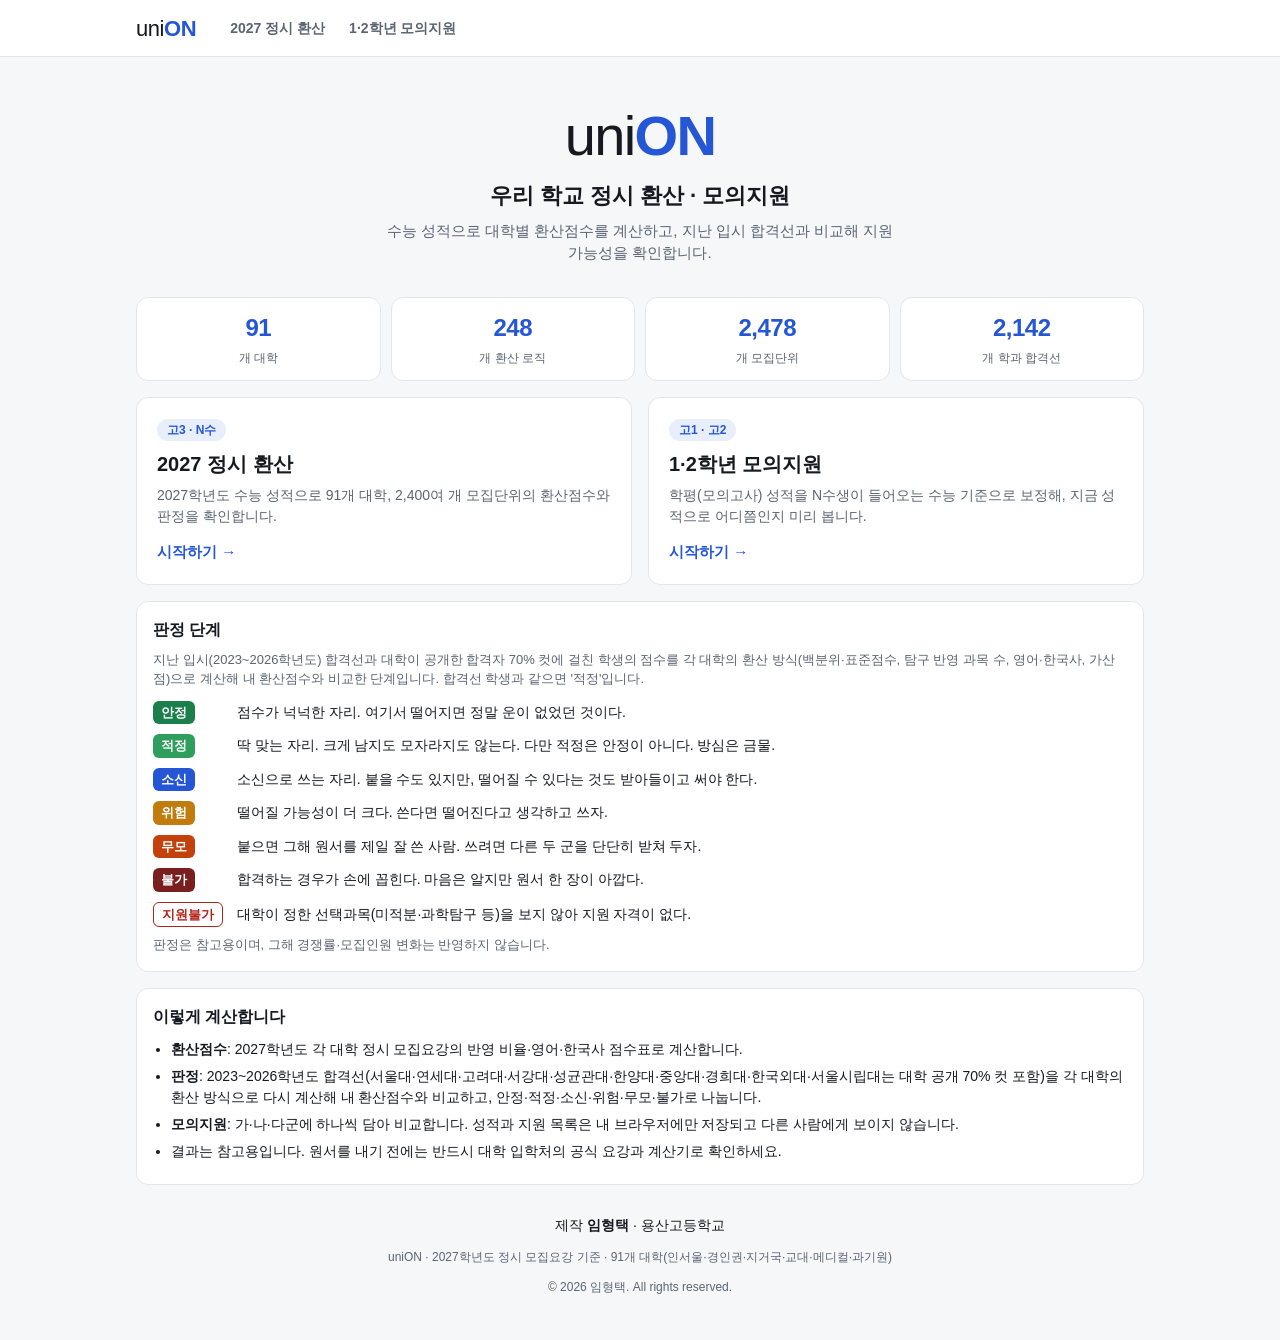
<file: index.html>
<!doctype html>
<html lang="ko">
<head>
<meta charset="utf-8">
<meta name="viewport" content="width=device-width, initial-scale=1">
<title>uniON</title>
<link rel="stylesheet" href="style.css">
</head>
<body data-mode="home">
<header class="top">
  <div class="wrap top-in">
    <a class="brand" href="index.html" aria-label="uniON 처음 화면">uni<b>ON</b></a>
    <nav class="tabs" aria-label="메뉴">
      <a href="jungsi.html">2027 정시 환산</a>
      <a href="mock.html">1·2학년 모의지원</a>
    </nav>
  </div>
</header>

<main class="wrap home">
  <section class="hero">
    <p class="hero-brand">uni<b>ON</b></p>
    <h1>우리 학교 정시 환산 · 모의지원</h1>
    <p class="hero-sub">수능 성적으로 대학별 환산점수를 계산하고, 지난 입시 합격선과 비교해 지원 가능성을 확인합니다.</p>
  </section>

  <section class="stats" aria-label="수록 범위">
    <div><b>91</b><span>개 대학</span></div>
    <div><b>248</b><span>개 환산 로직</span></div>
    <div><b>2,478</b><span>개 모집단위</span></div>
    <div><b>2,142</b><span>개 학과 합격선</span></div>
  </section>

  <section class="entry">
    <a class="entry-card" href="jungsi.html">
      <span class="entry-tag">고3 · N수</span>
      <h2>2027 정시 환산</h2>
      <p>2027학년도 수능 성적으로 91개 대학, 2,400여 개 모집단위의 환산점수와 판정을 확인합니다.</p>
      <span class="entry-go">시작하기 →</span>
    </a>
    <a class="entry-card" href="mock.html">
      <span class="entry-tag">고1 · 고2</span>
      <h2>1·2학년 모의지원</h2>
      <p>학평(모의고사) 성적을 N수생이 들어오는 수능 기준으로 보정해, 지금 성적으로 어디쯤인지 미리 봅니다.</p>
      <span class="entry-go">시작하기 →</span>
    </a>
  </section>

  <section class="card legend-home">
    <h2>판정 단계</h2>
    <p class="hint">지난 입시(2023~2026학년도) 합격선과 대학이 공개한 합격자 70% 컷에 걸친 학생의 점수를 각 대학의 환산 방식(백분위·표준점수, 탐구 반영 과목 수, 영어·한국사, 가산점)으로 계산해 내 환산점수와 비교한 단계입니다. 합격선 학생과 같으면 '적정'입니다.</p>
    <dl class="tiers-legend">
      <div><dt><span class="tier t1">안정</span></dt><dd>점수가 넉넉한 자리. 여기서 떨어지면 정말 운이 없었던 것이다.</dd></div>
      <div><dt><span class="tier t2">적정</span></dt><dd>딱 맞는 자리. 크게 남지도 모자라지도 않는다. 다만 적정은 안정이 아니다. 방심은 금물.</dd></div>
      <div><dt><span class="tier t3">소신</span></dt><dd>소신으로 쓰는 자리. 붙을 수도 있지만, 떨어질 수 있다는 것도 받아들이고 써야 한다.</dd></div>
      <div><dt><span class="tier t4">위험</span></dt><dd>떨어질 가능성이 더 크다. 쓴다면 떨어진다고 생각하고 쓰자.</dd></div>
      <div><dt><span class="tier t5">무모</span></dt><dd>붙으면 그해 원서를 제일 잘 쓴 사람. 쓰려면 다른 두 군을 단단히 받쳐 두자.</dd></div>
      <div><dt><span class="tier t6">불가</span></dt><dd>합격하는 경우가 손에 꼽힌다. 마음은 알지만 원서 한 장이 아깝다.</dd></div>
      <div><dt><span class="tier t7">지원불가</span></dt><dd>대학이 정한 선택과목(미적분·과학탐구 등)을 보지 않아 지원 자격이 없다.</dd></div>
    </dl>
    <p class="hint">판정은 참고용이며, 그해 경쟁률·모집인원 변화는 반영하지 않습니다.</p>
  </section>

  <section class="card about">
    <h2>이렇게 계산합니다</h2>
    <ul>
      <li><b>환산점수</b>: 2027학년도 각 대학 정시 모집요강의 반영 비율·영어·한국사 점수표로 계산합니다.</li>
      <li><b>판정</b>: 2023~2026학년도 합격선(서울대·연세대·고려대·서강대·성균관대·한양대·중앙대·경희대·한국외대·서울시립대는 대학 공개 70% 컷 포함)을 각 대학의 환산 방식으로 다시 계산해 내 환산점수와 비교하고, 안정·적정·소신·위험·무모·불가로 나눕니다.</li>
      <li><b>모의지원</b>: 가·나·다군에 하나씩 담아 비교합니다. 성적과 지원 목록은 내 브라우저에만 저장되고 다른 사람에게 보이지 않습니다.</li>
      <li>결과는 참고용입니다. 원서를 내기 전에는 반드시 대학 입학처의 공식 요강과 계산기로 확인하세요.</li>
    </ul>
  </section>
</main>

<footer class="wrap foot credit">
  <p class="maker">제작 <b>임형택</b> · 용산고등학교</p>
  <p>uniON · 2027학년도 정시 모집요강 기준 · 91개 대학(인서울·경인권·지거국·교대·메디컬·과기원)</p>
  <p class="copy">© 2026 임형택. All rights reserved.</p>
</footer>
</body>
</html>
</file>
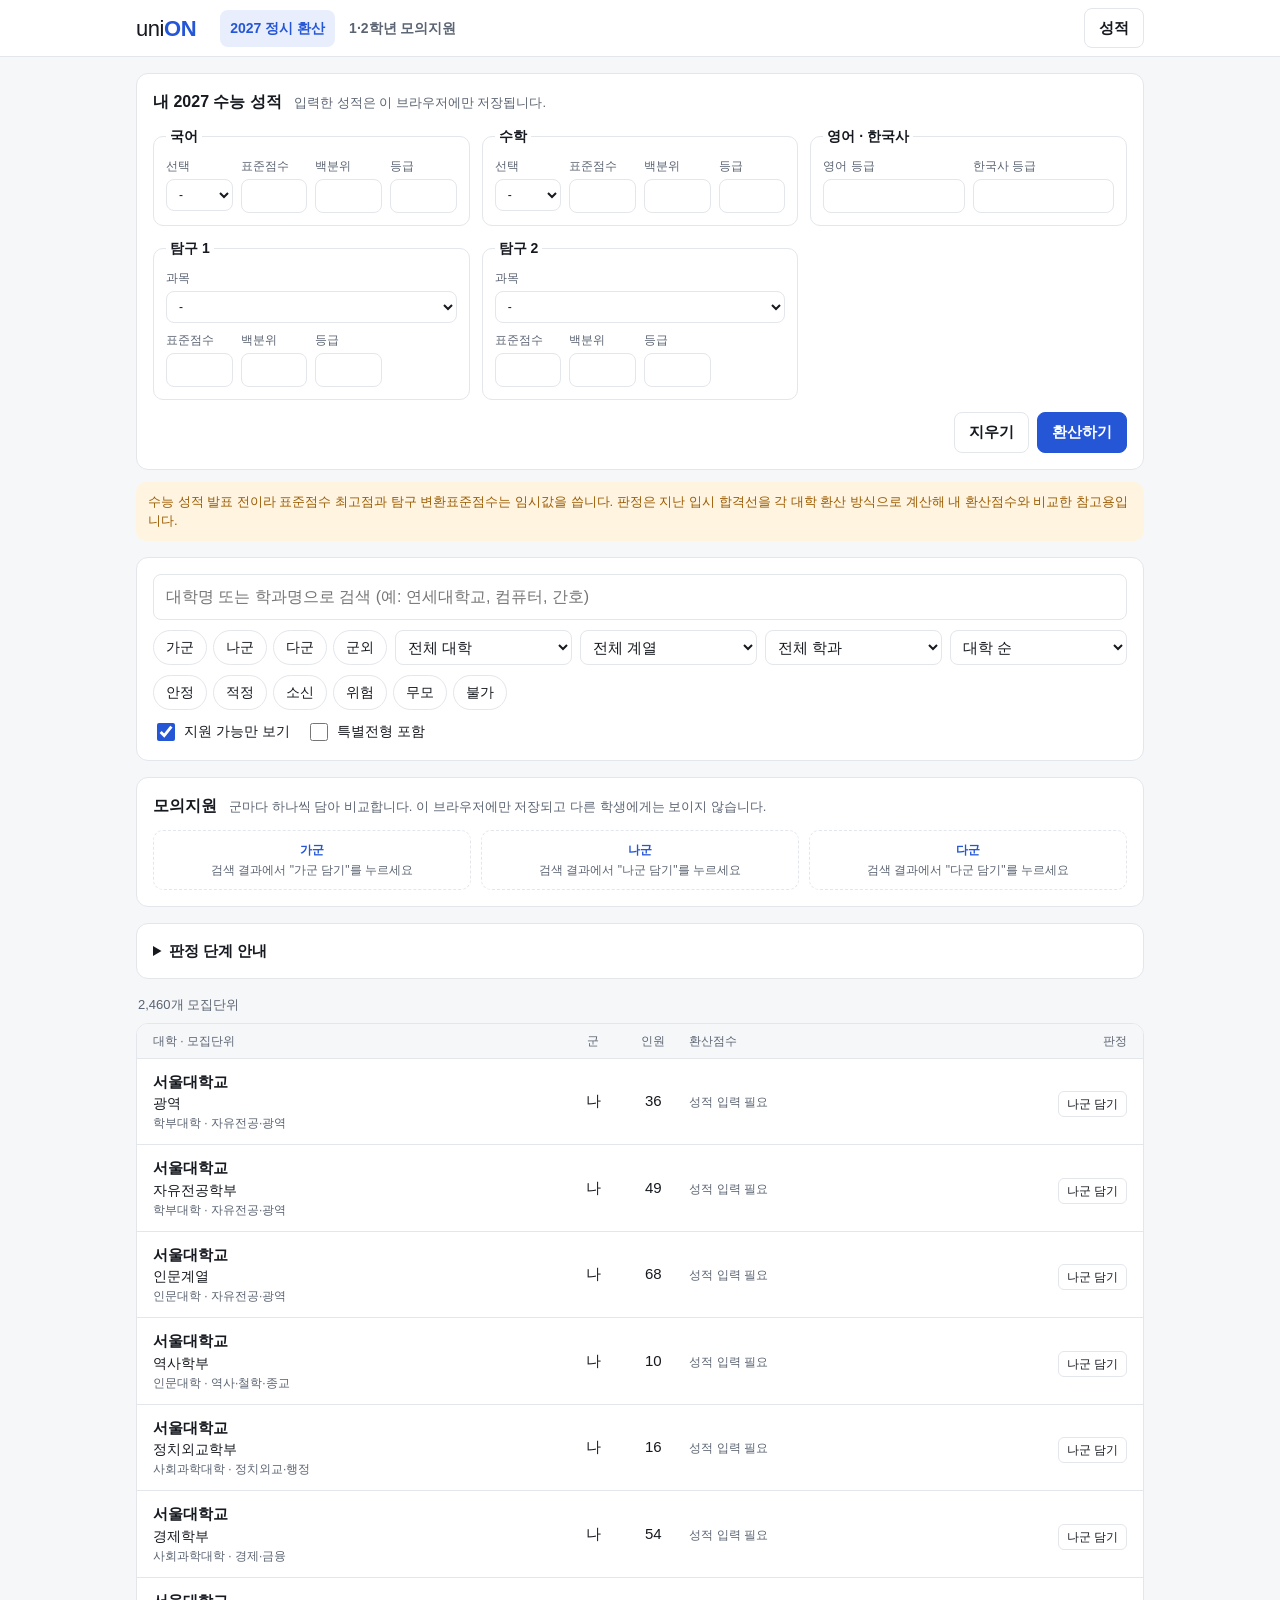
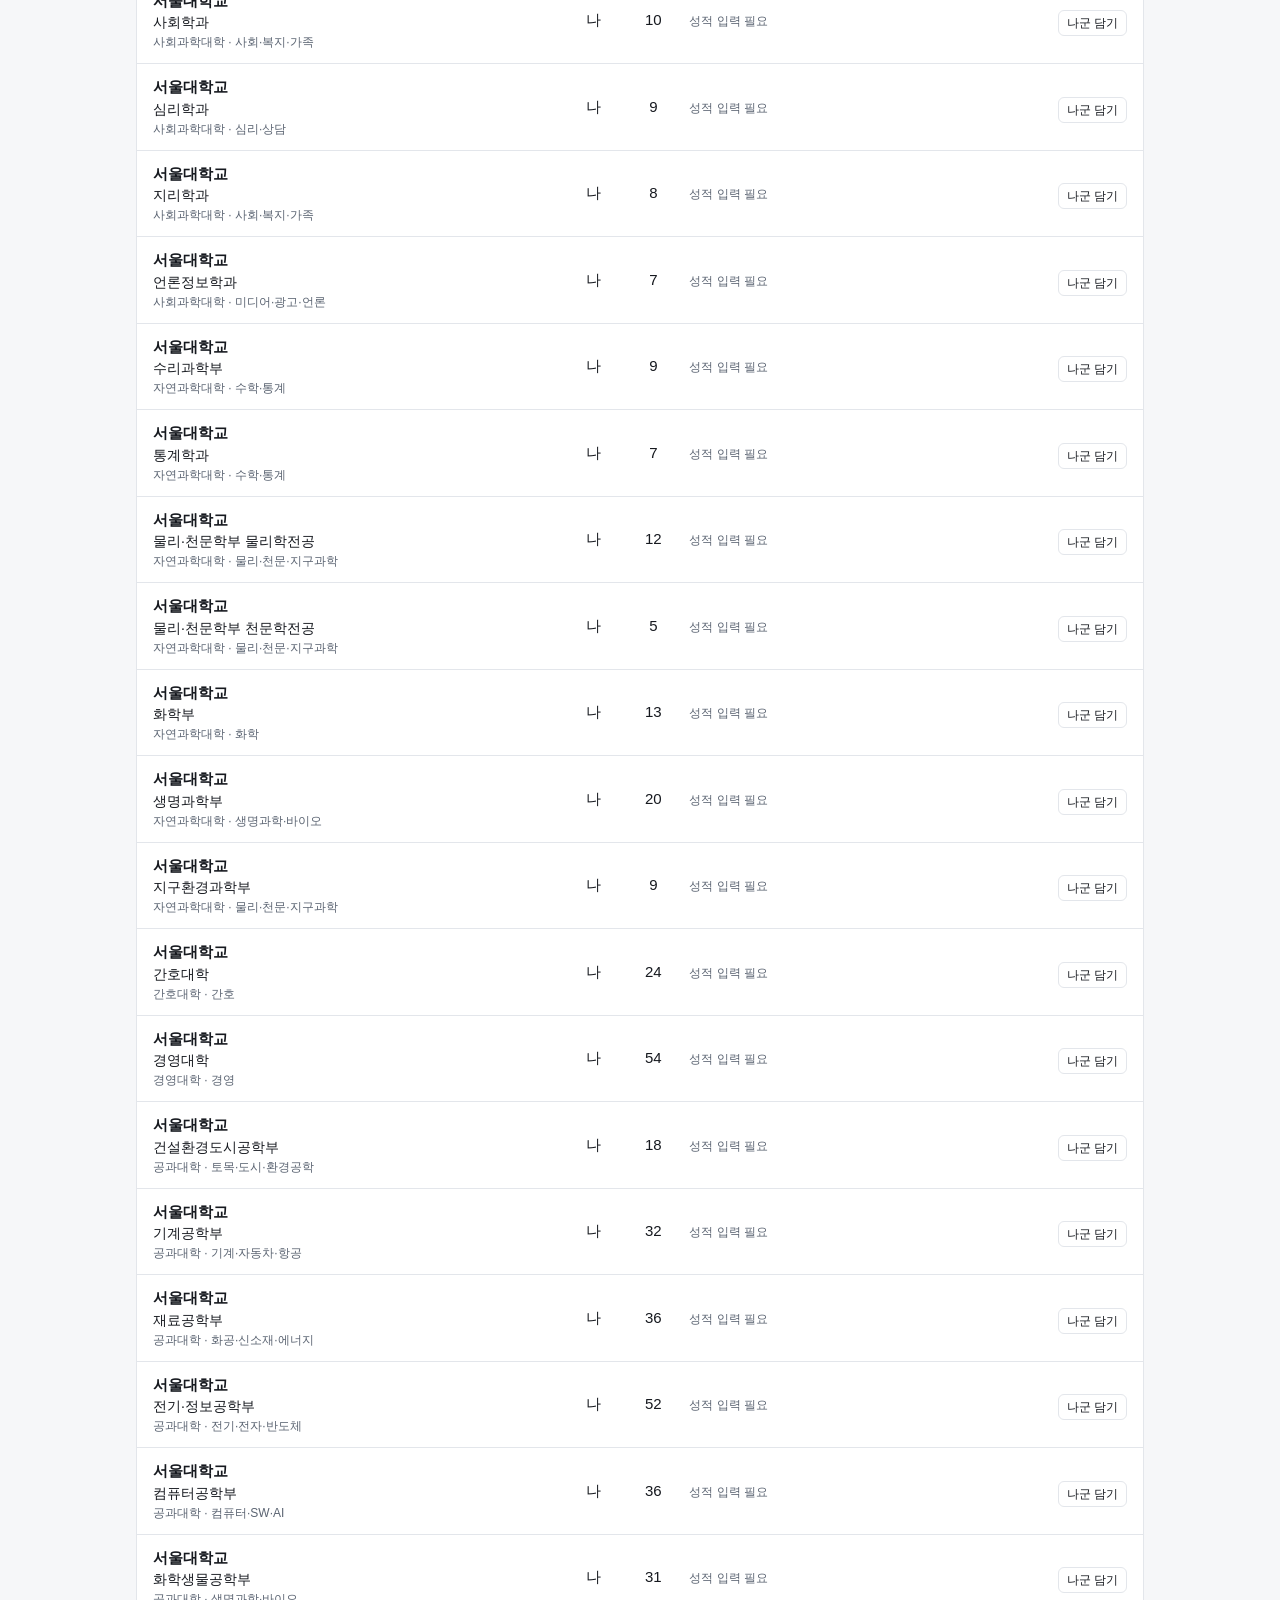
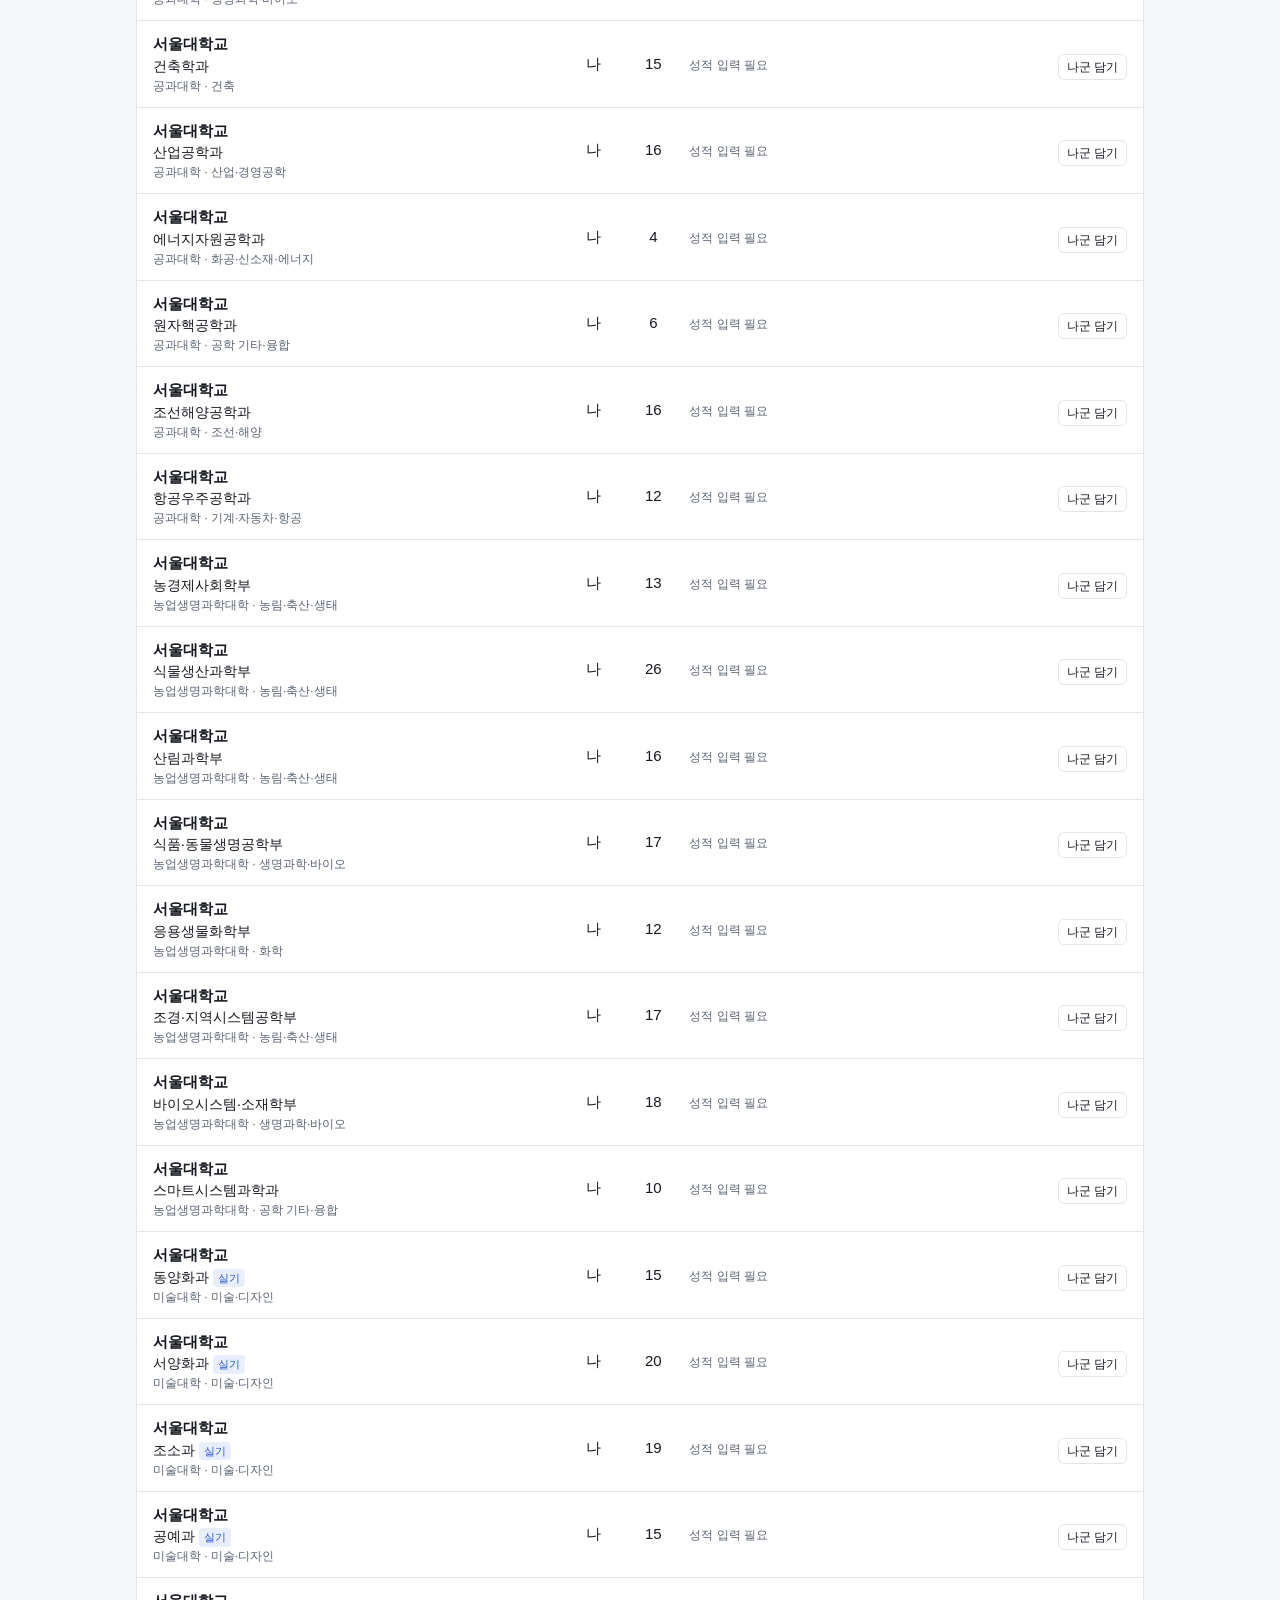
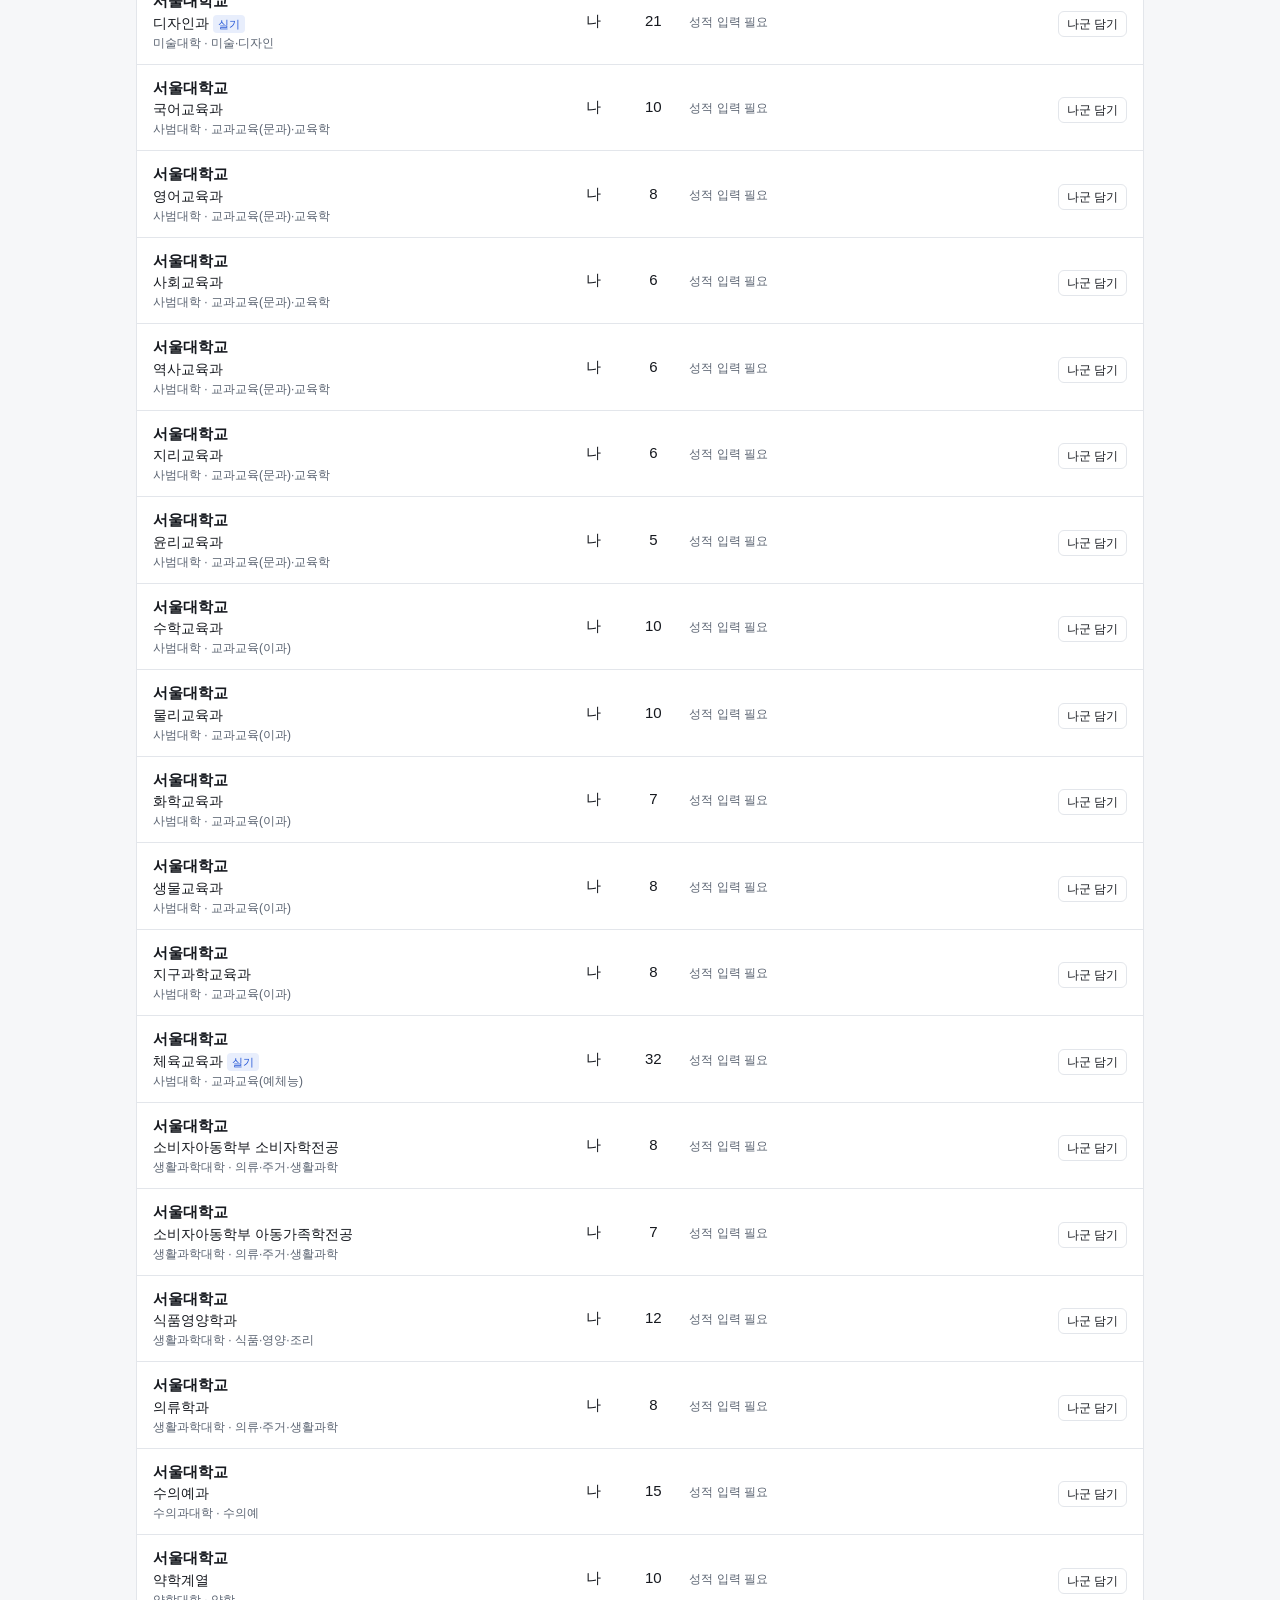
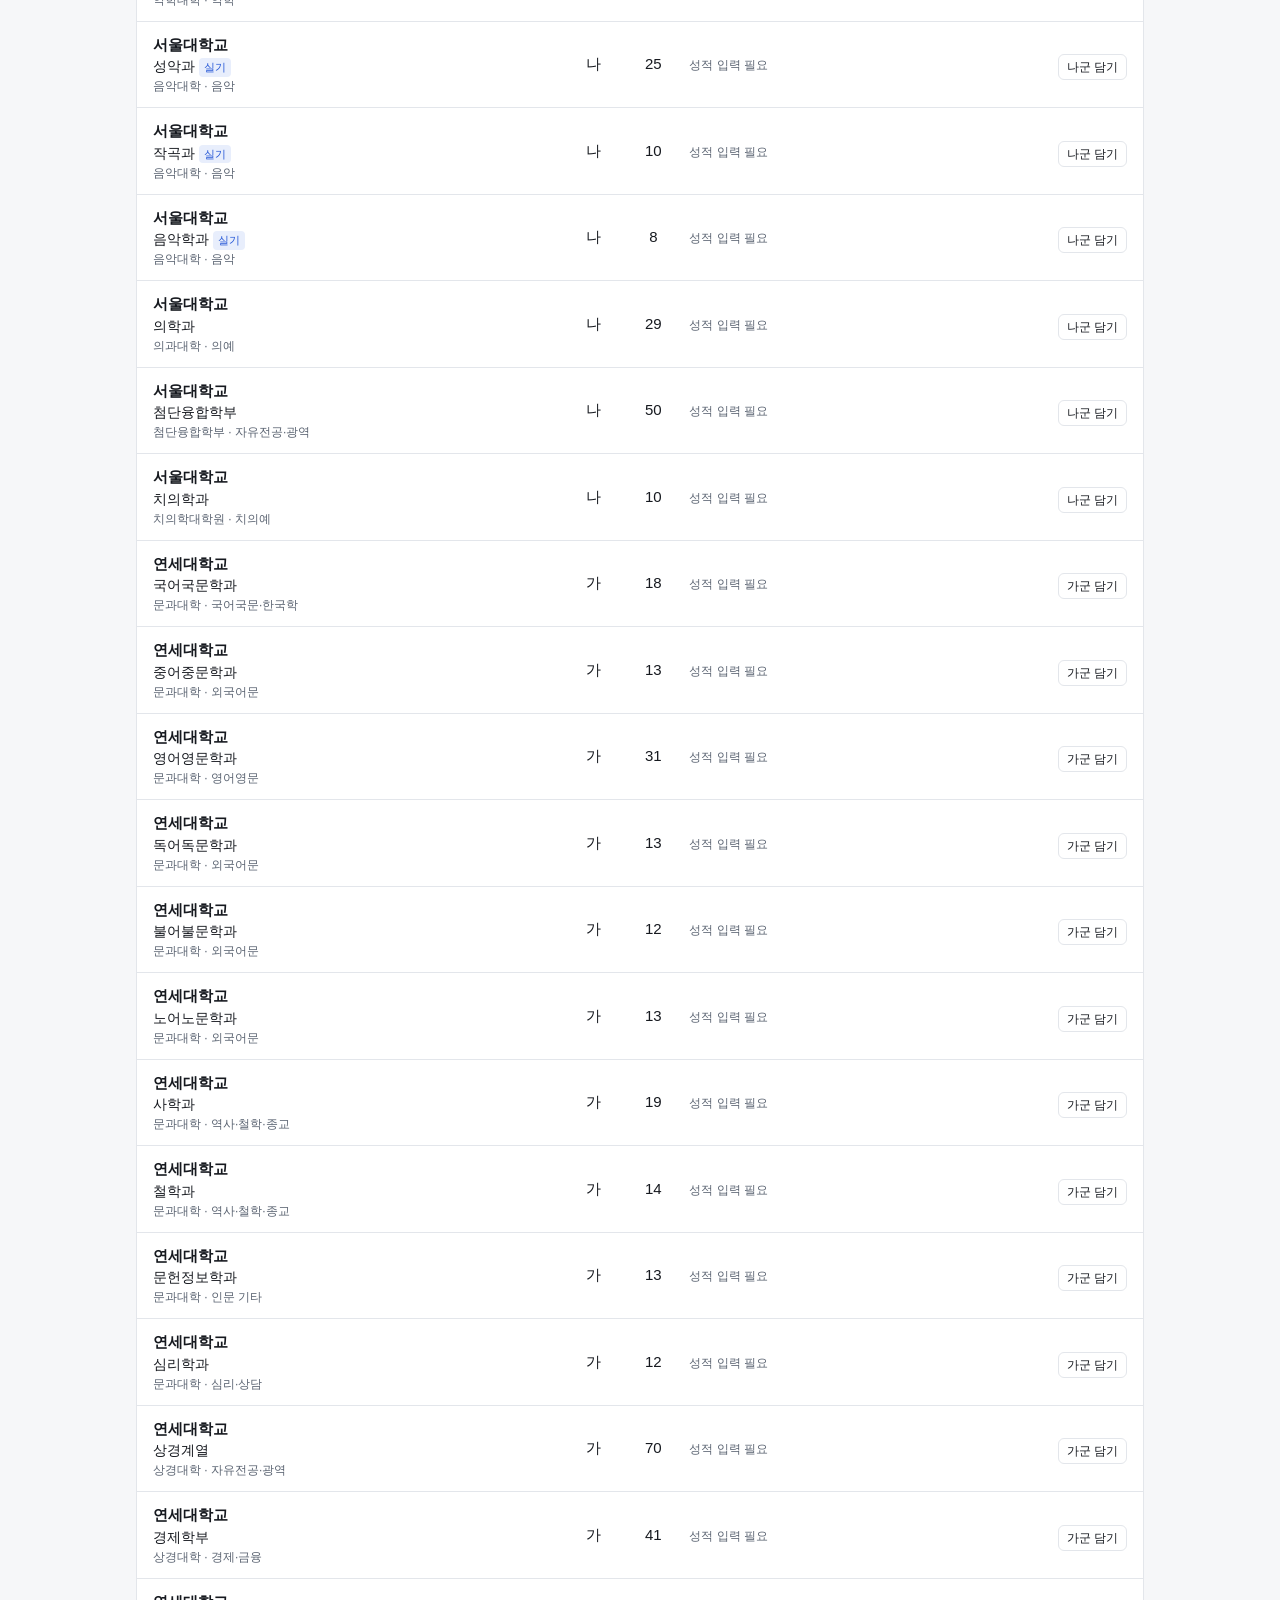
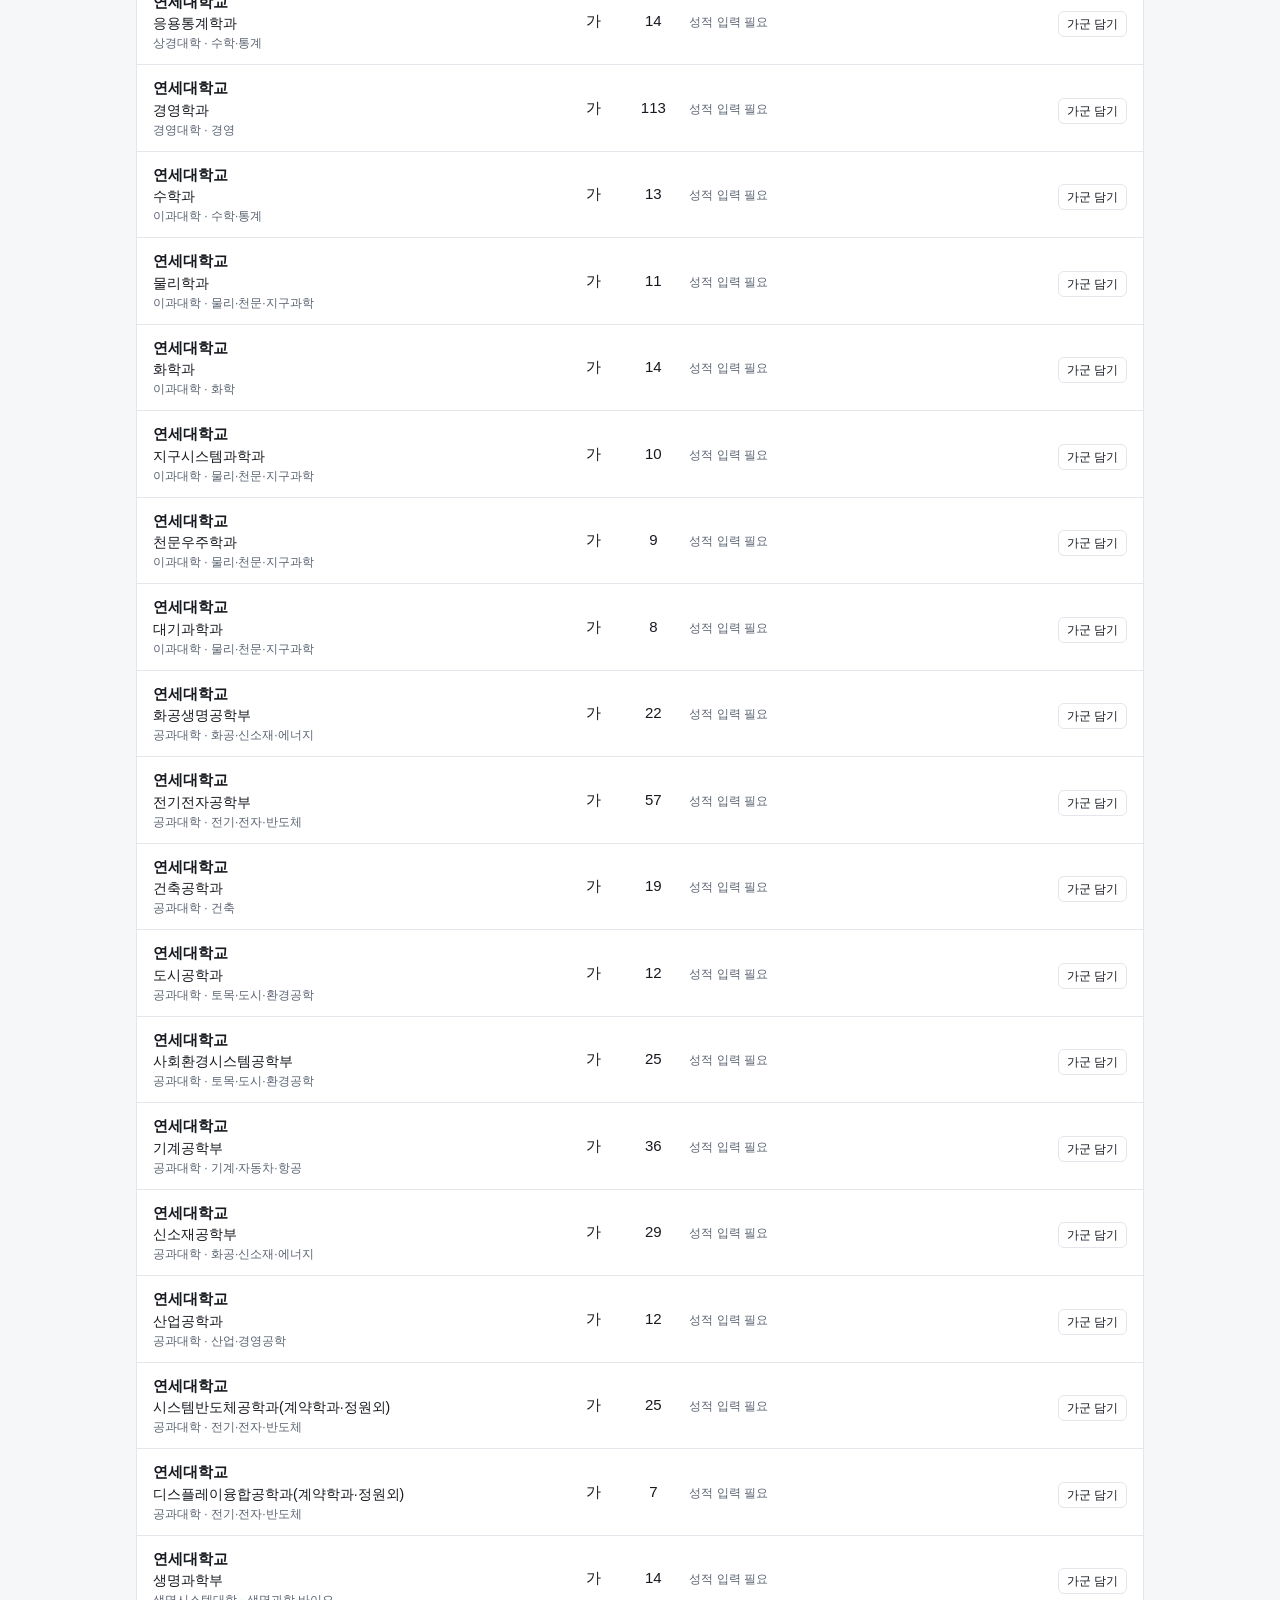
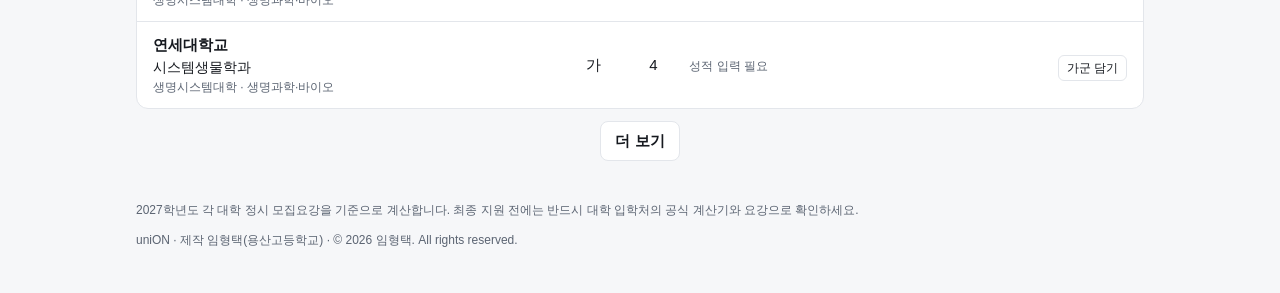
<file: jungsi.html>
<!doctype html>
<html lang="ko">
<head>
<meta charset="utf-8">
<meta name="viewport" content="width=device-width, initial-scale=1">
<title>uniON · 2027 정시 환산</title>
<link rel="stylesheet" href="style.css">
</head>
<body data-mode="jungsi">
<header class="top">
  <div class="wrap top-in">
    <a class="brand" href="index.html" aria-label="uniON 처음 화면">uni<b>ON</b></a>
    <nav class="tabs" aria-label="메뉴">
      <a href="jungsi.html" aria-current="page">2027 정시 환산</a>
      <a href="mock.html">1·2학년 모의지원</a>
    </nav>
    <button id="toggleScores" class="btn ghost" type="button" aria-expanded="true">성적</button>
  </div>
</header>

<main class="wrap">
  <section id="scorePanel" class="card" aria-label="성적 입력">
    <div class="card-head">
      <h2>내 2027 수능 성적</h2>
      <span class="hint">입력한 성적은 이 브라우저에만 저장됩니다.</span>
    </div>
    <form id="scoreForm" autocomplete="off">
      <div class="grid">
        <fieldset class="area">
          <legend>국어</legend>
          <label>선택<select name="korean.choice"><option value="">-</option><option>화작</option><option>언매</option></select></label>
          <label>표준점수<input name="korean.std" type="number" inputmode="numeric" min="0" max="200"></label>
          <label>백분위<input name="korean.pct" type="number" inputmode="numeric" min="0" max="100"></label>
          <label>등급<input name="korean.grade" type="number" inputmode="numeric" min="1" max="9"></label>
        </fieldset>
        <fieldset class="area">
          <legend>수학</legend>
          <label>선택<select name="math.choice"><option value="">-</option><option>확통</option><option>미적</option><option>기하</option></select></label>
          <label>표준점수<input name="math.std" type="number" inputmode="numeric" min="0" max="200"></label>
          <label>백분위<input name="math.pct" type="number" inputmode="numeric" min="0" max="100"></label>
          <label>등급<input name="math.grade" type="number" inputmode="numeric" min="1" max="9"></label>
        </fieldset>
        <fieldset class="area small">
          <legend>영어 · 한국사</legend>
          <label>영어 등급<input name="english.grade" type="number" inputmode="numeric" min="1" max="9"></label>
          <label>한국사 등급<input name="history.grade" type="number" inputmode="numeric" min="1" max="9"></label>
        </fieldset>
        <fieldset class="area">
          <legend>탐구 1</legend>
          <label class="wide">과목<select name="inq0.subject" class="subj"></select></label>
          <label>표준점수<input name="inq0.std" type="number" inputmode="numeric" min="0" max="100"></label>
          <label>백분위<input name="inq0.pct" type="number" inputmode="numeric" min="0" max="100"></label>
          <label>등급<input name="inq0.grade" type="number" inputmode="numeric" min="1" max="9"></label>
        </fieldset>
        <fieldset class="area">
          <legend>탐구 2</legend>
          <label class="wide">과목<select name="inq1.subject" class="subj"></select></label>
          <label>표준점수<input name="inq1.std" type="number" inputmode="numeric" min="0" max="100"></label>
          <label>백분위<input name="inq1.pct" type="number" inputmode="numeric" min="0" max="100"></label>
          <label>등급<input name="inq1.grade" type="number" inputmode="numeric" min="1" max="9"></label>
        </fieldset>
      </div>
      <div class="form-foot">
        <button type="button" id="clearScores" class="btn ghost">지우기</button>
        <button type="submit" class="btn primary">환산하기</button>
      </div>
    </form>
  </section>

  <p id="notice" class="notice"></p>

  <section class="card search" aria-label="검색과 필터">
    <input id="q" type="search" placeholder="대학명 또는 학과명으로 검색 (예: 연세대학교, 컴퓨터, 간호)" aria-label="검색어">
    <div class="filters">
      <div class="chips" role="group" aria-label="모집군">
        <button type="button" class="chip" data-gun="가">가군</button>
        <button type="button" class="chip" data-gun="나">나군</button>
        <button type="button" class="chip" data-gun="다">다군</button>
        <button type="button" class="chip" data-gun="군외">군외</button>
      </div>
      <select id="fGroup" aria-label="대학 그룹"><option value="">전체 대학</option></select>
      <select id="fCatGroup" aria-label="계열"><option value="">전체 계열</option></select>
      <select id="fCat" aria-label="중분류"><option value="">전체 학과</option></select>
      <select id="fSort" aria-label="정렬">
        <option value="univ">대학 순</option>
        <option value="verdict">판정 좋은 순</option>
        <option value="ratio">만점 대비 비율 높은 순</option>
        <option value="quota">모집인원 많은 순</option>
      </select>
    </div>
    <div class="chips tiers" role="group" aria-label="판정">
      <button type="button" class="chip tchip" data-tier="안정">안정</button>
      <button type="button" class="chip tchip" data-tier="적정">적정</button>
      <button type="button" class="chip tchip" data-tier="소신">소신</button>
      <button type="button" class="chip tchip" data-tier="위험">위험</button>
      <button type="button" class="chip tchip" data-tier="무모">무모</button>
      <button type="button" class="chip tchip" data-tier="불가">불가</button>
    </div>
    <div class="toggles">
      <label class="switch"><input type="checkbox" id="fEligible" checked><span>지원 가능만 보기</span></label>
      <label class="switch"><input type="checkbox" id="fSpecial"><span>특별전형 포함</span></label>
    </div>
  </section>

  <section class="card mock" aria-label="모의지원">
    <div class="card-head">
      <h2>모의지원</h2>
      <span class="hint">군마다 하나씩 담아 비교합니다. 이 브라우저에만 저장되고 다른 학생에게는 보이지 않습니다.</span>
    </div>
    <div id="picks" class="slots"></div>
  </section>

  <details class="card legend" id="legend">
    <summary>판정 단계 안내</summary>
    <p class="hint">지난 입시(2023~2026학년도) 배치표 합격선에 걸친 학생의 점수를 각 대학의 환산 방식(백분위·표준점수, 탐구 반영 과목 수, 영어·한국사, 가산점)으로 계산해 내 환산점수와 비교한 단계입니다. 합격선 학생과 같으면 '적정'입니다.</p>
    <dl class="tiers-legend">
      <div><dt><span class="tier t1">안정</span></dt><dd>점수가 넉넉한 자리. 여기서 떨어지면 정말 운이 없었던 것이다.</dd></div>
      <div><dt><span class="tier t2">적정</span></dt><dd>딱 맞는 자리. 크게 남지도 모자라지도 않는다. 다만 적정은 안정이 아니다. 방심은 금물.</dd></div>
      <div><dt><span class="tier t3">소신</span></dt><dd>소신으로 쓰는 자리. 붙을 수도 있지만, 떨어질 수 있다는 것도 받아들이고 써야 한다.</dd></div>
      <div><dt><span class="tier t4">위험</span></dt><dd>떨어질 가능성이 더 크다. 쓴다면 떨어진다고 생각하고 쓰자.</dd></div>
      <div><dt><span class="tier t5">무모</span></dt><dd>붙으면 그해 원서를 제일 잘 쓴 사람. 쓰려면 다른 두 군을 단단히 받쳐 두자.</dd></div>
      <div><dt><span class="tier t6">불가</span></dt><dd>합격하는 경우가 손에 꼽힌다. 마음은 알지만 원서 한 장이 아깝다.</dd></div>
      <div><dt><span class="tier t7">지원불가</span></dt><dd>대학이 정한 선택과목(미적분·과학탐구 등)을 보지 않아 지원 자격이 없다.</dd></div>
    </dl>
    <p class="hint">판정은 참고용이며, 그해 경쟁률·모집인원 변화는 반영하지 않습니다.</p>
  </details>

  <div class="result-head">
    <span id="count"></span>
  </div>
  <ol id="results" class="results"></ol>
  <button id="more" class="btn ghost more" type="button" hidden>더 보기</button>
</main>

<footer class="wrap foot">
  <p>2027학년도 각 대학 정시 모집요강을 기준으로 계산합니다. 최종 지원 전에는 반드시 대학 입학처의 공식 계산기와 요강으로 확인하세요.</p>
  <p class="copy">uniON · 제작 임형택(용산고등학교) · © 2026 임형택. All rights reserved.</p>
</footer>

<script src="data.js"></script>
<script src="engine.js"></script>
<script src="correction.js"></script>
<script src="app.js"></script>
</body>
</html>
</file>
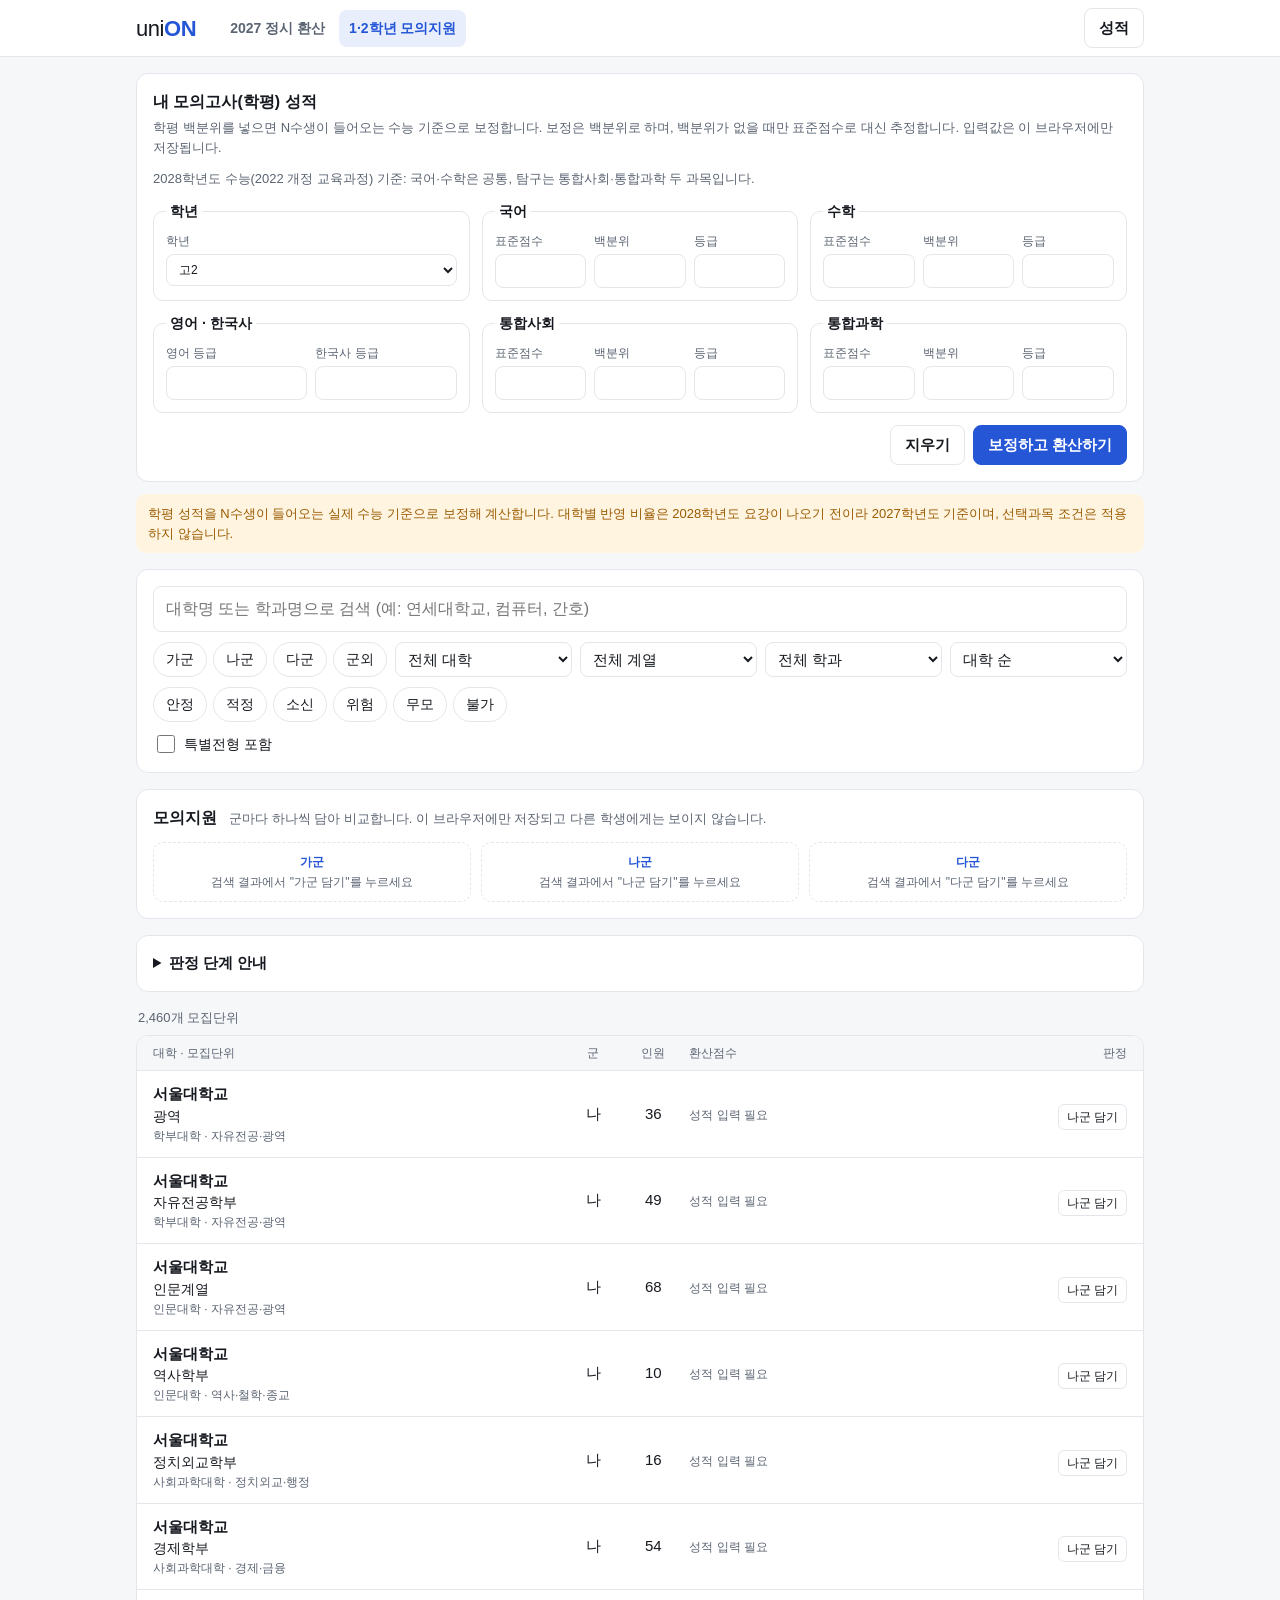
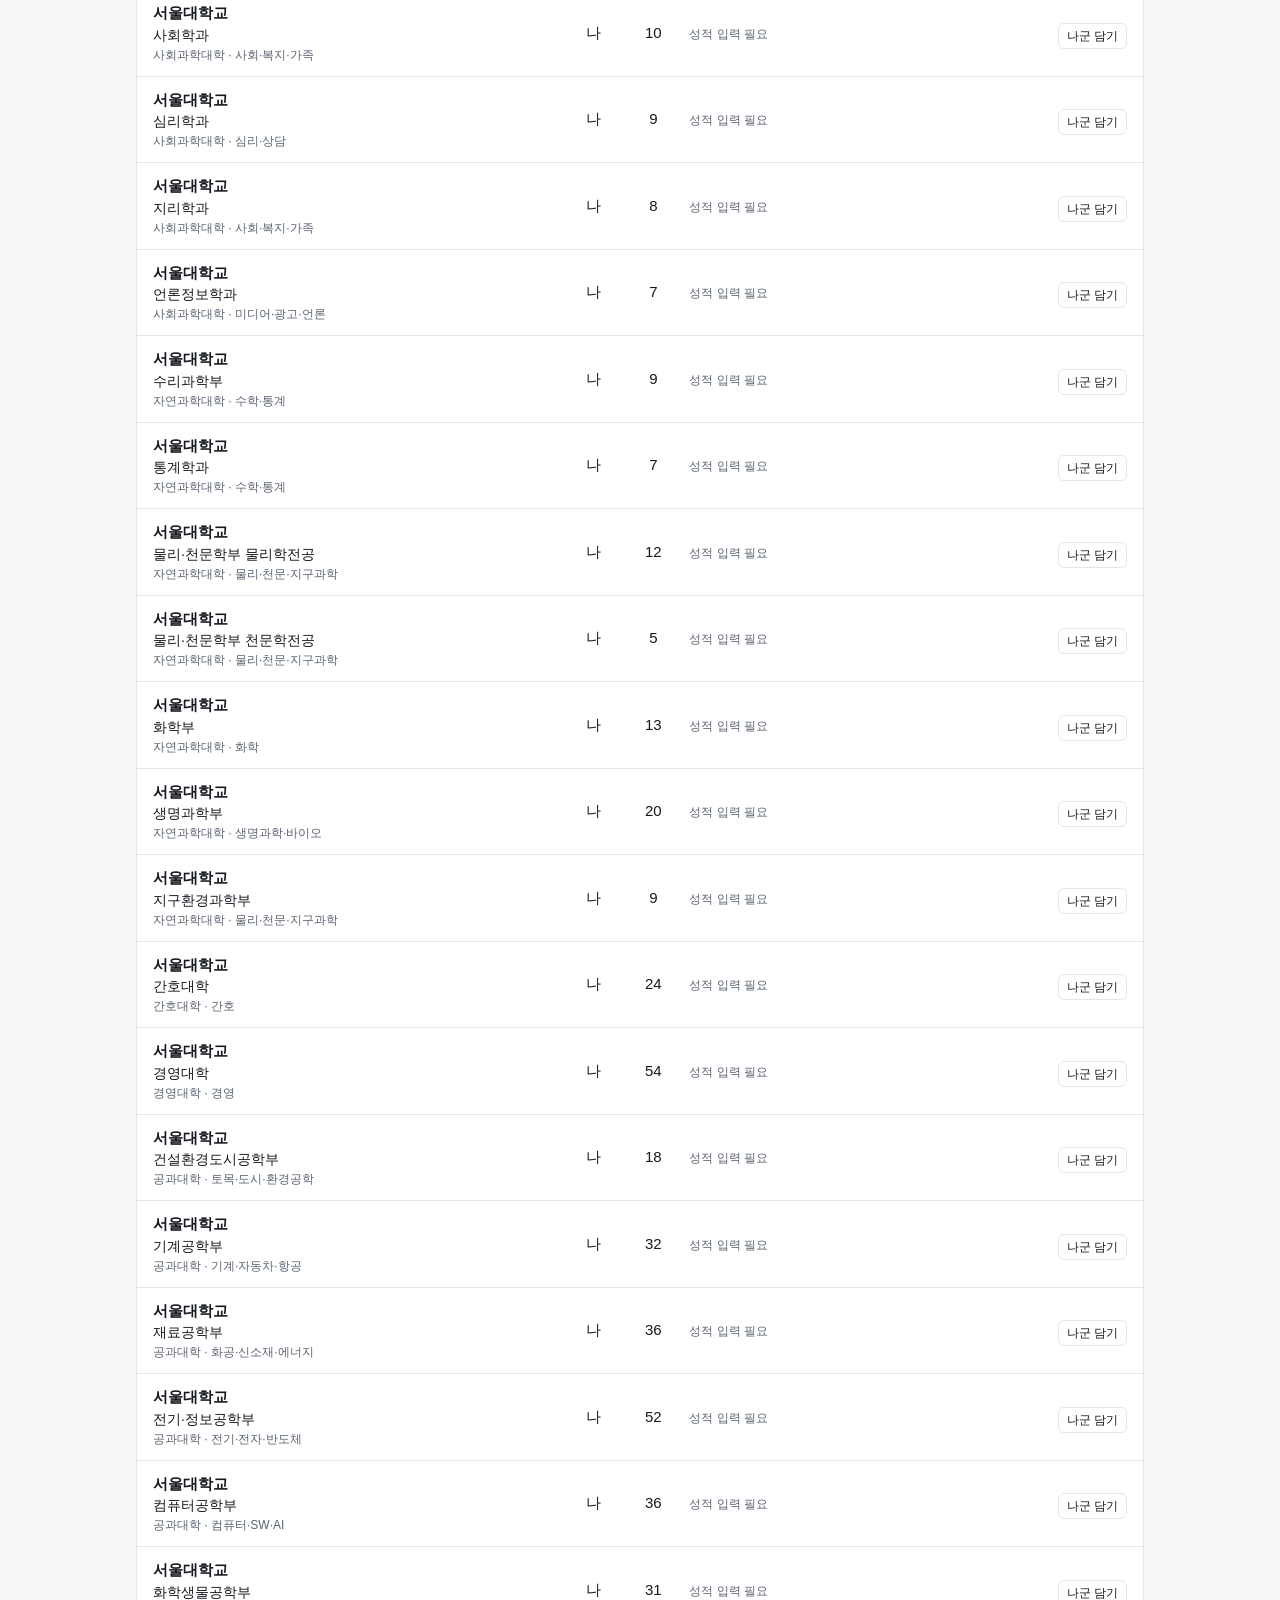
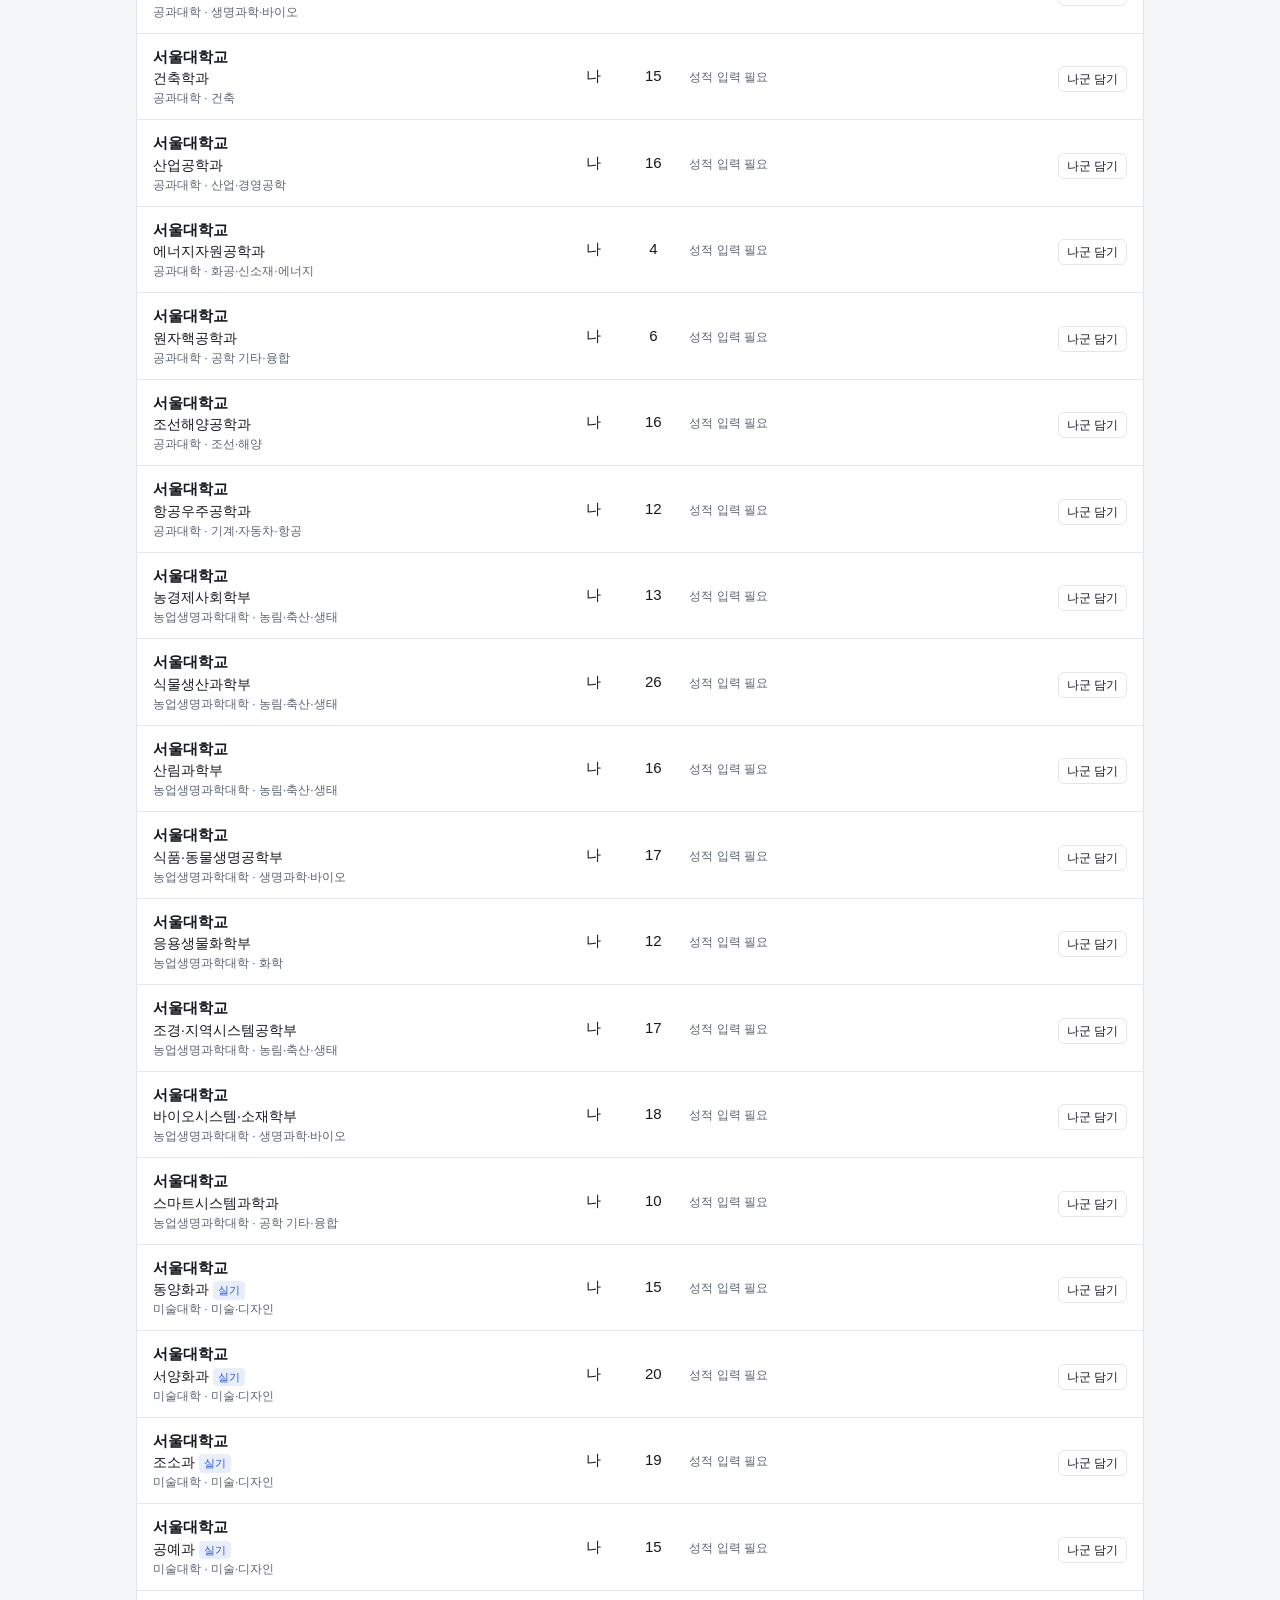
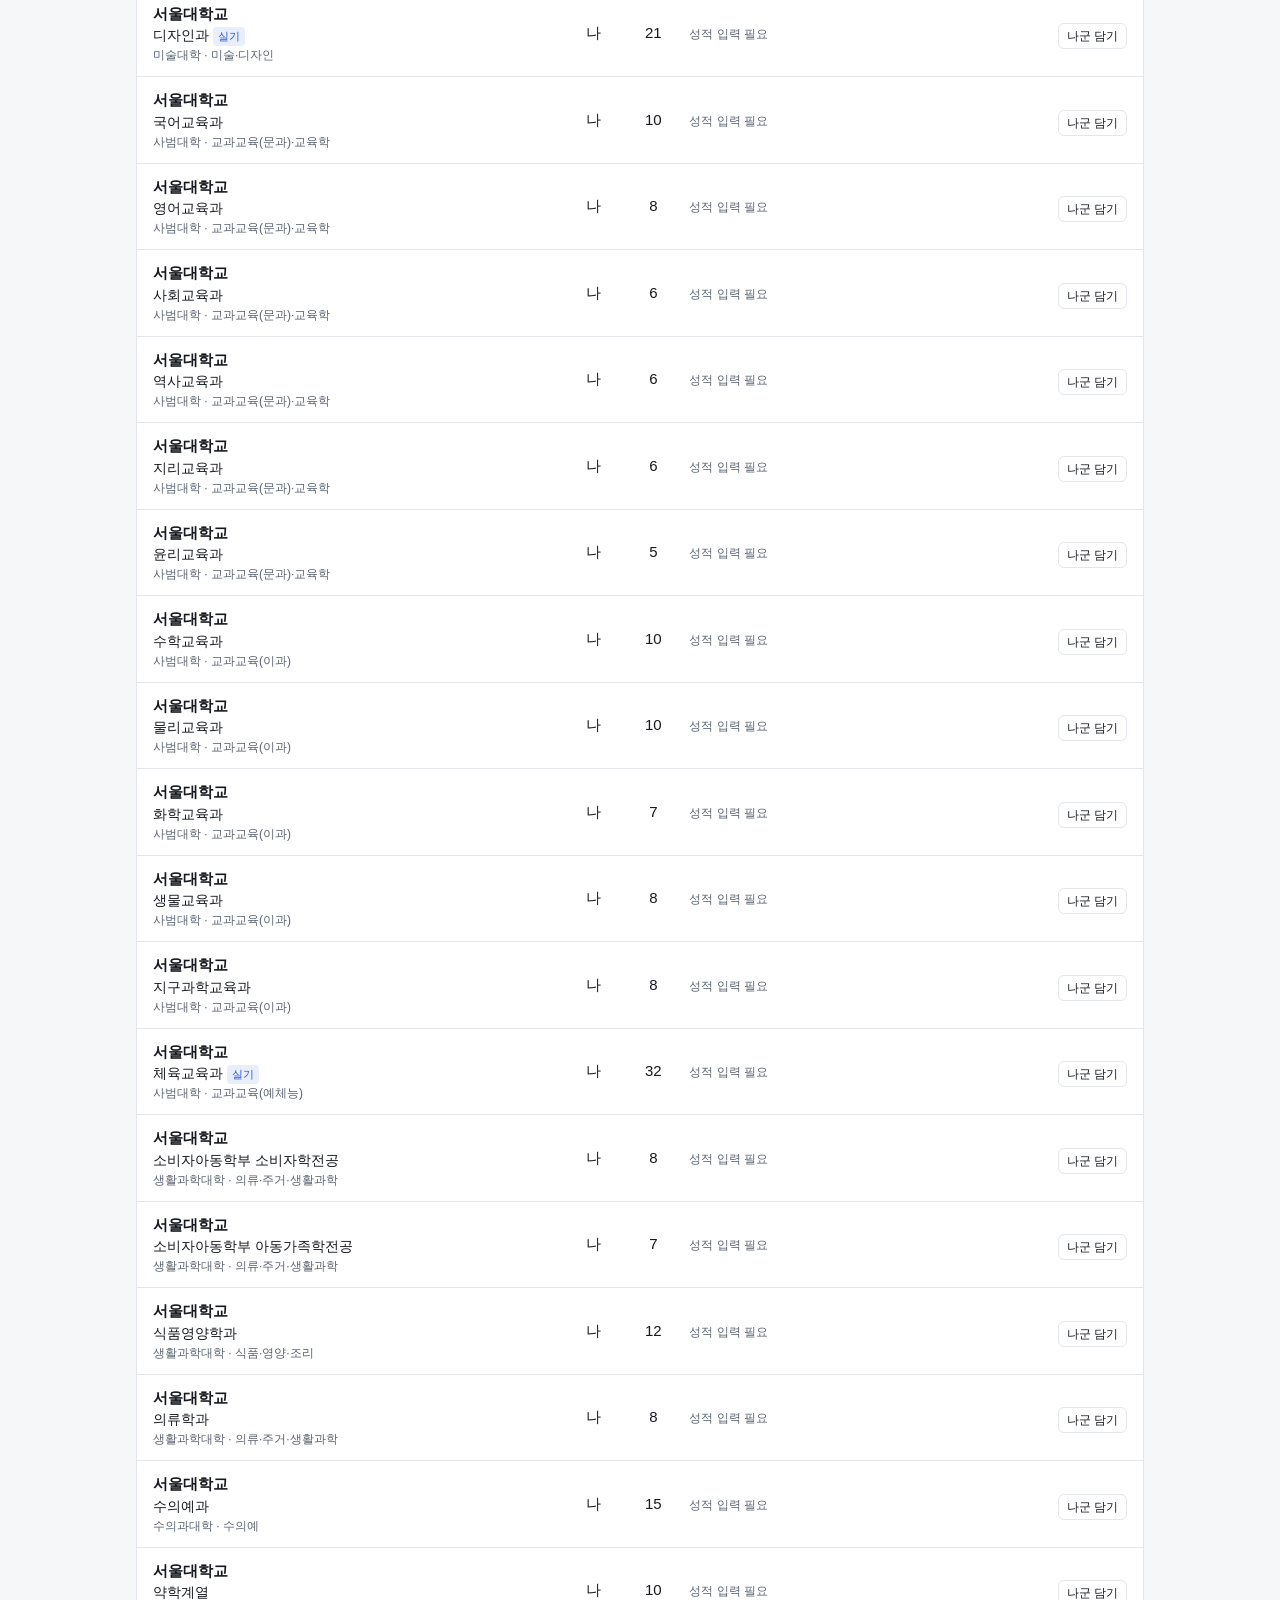
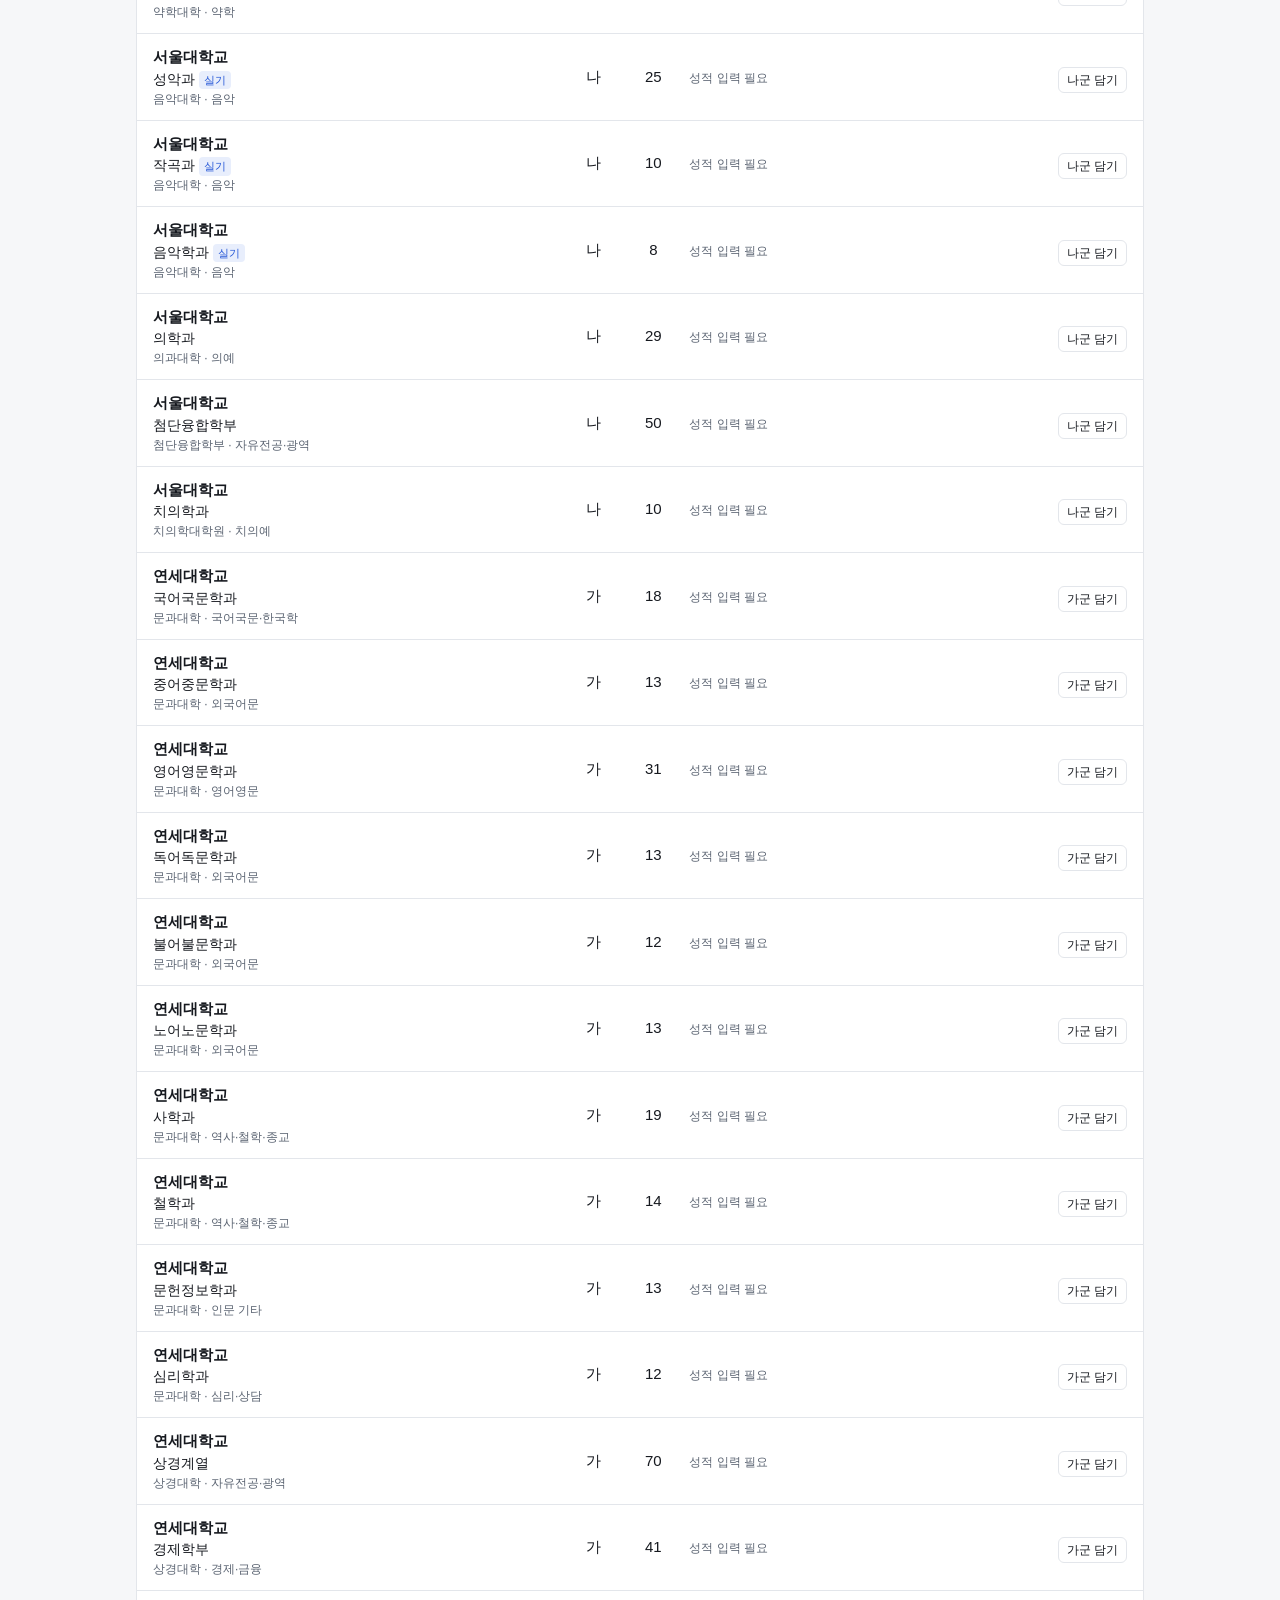
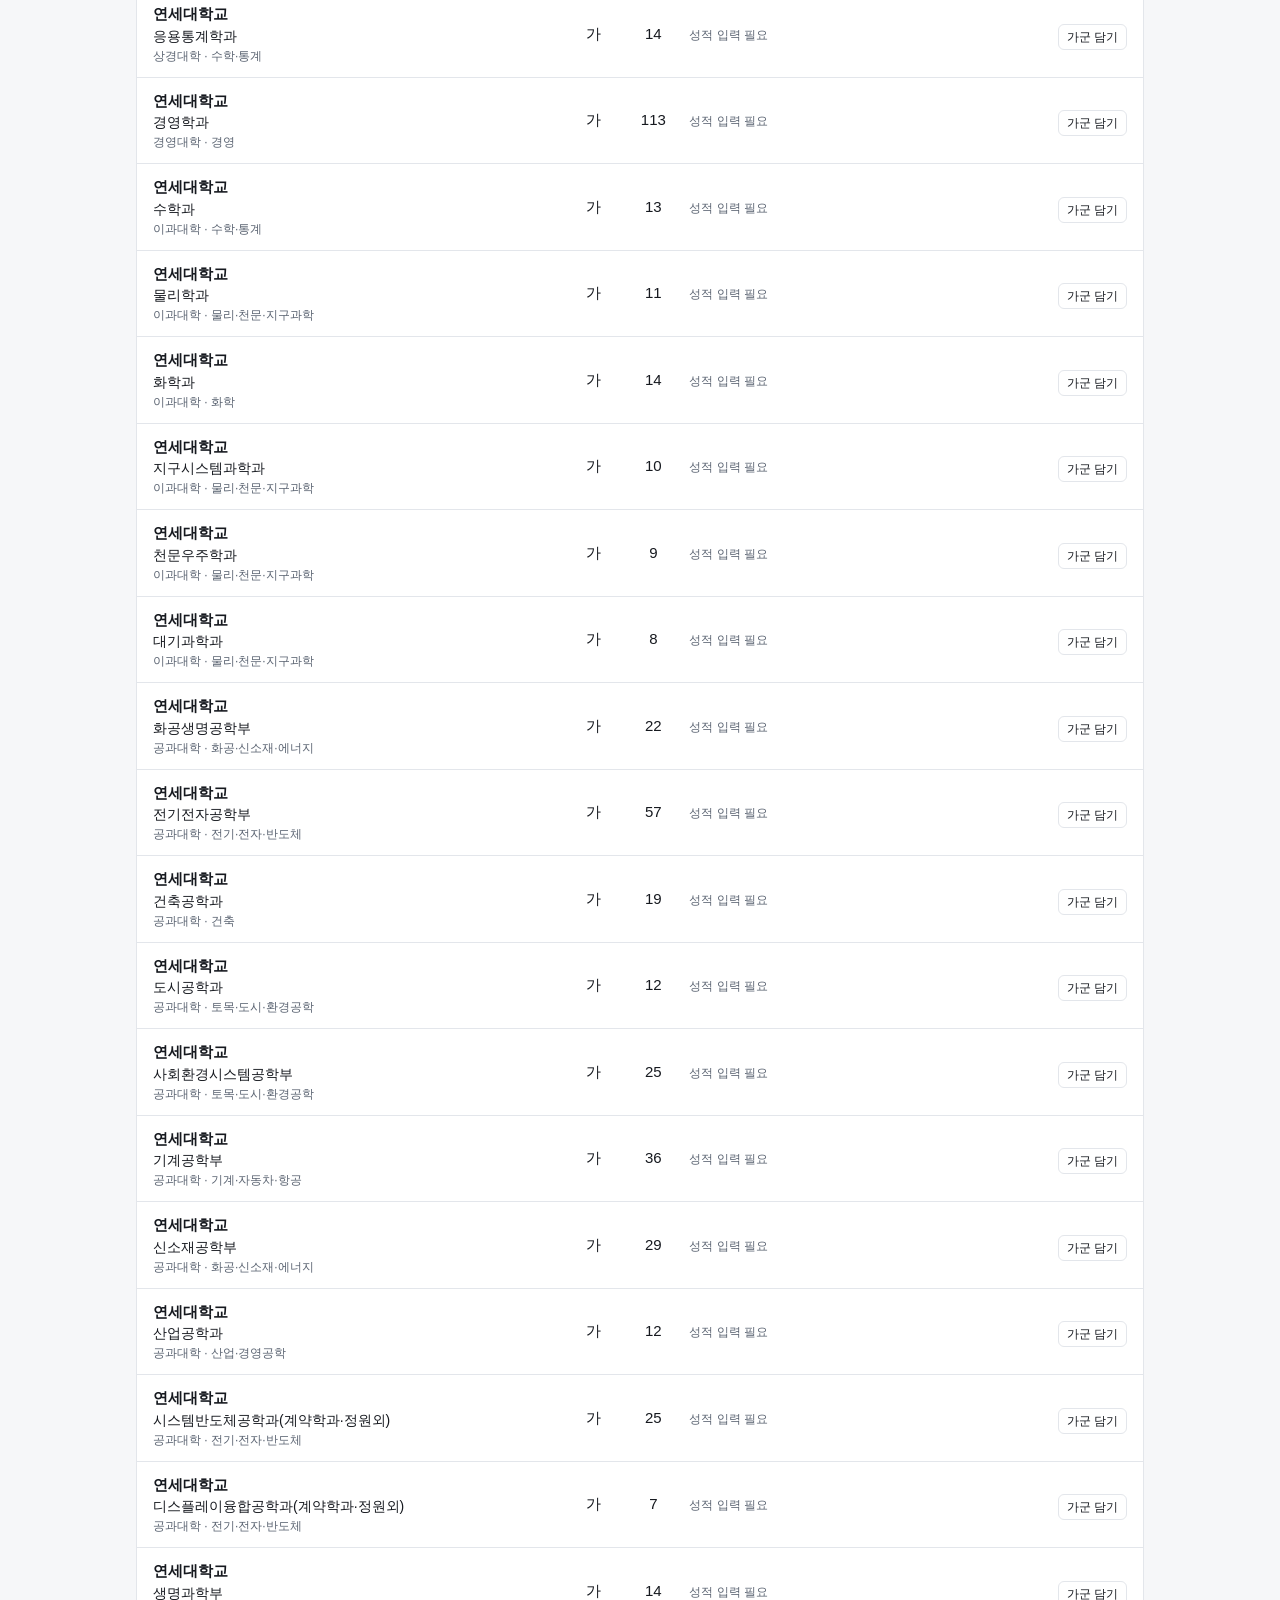
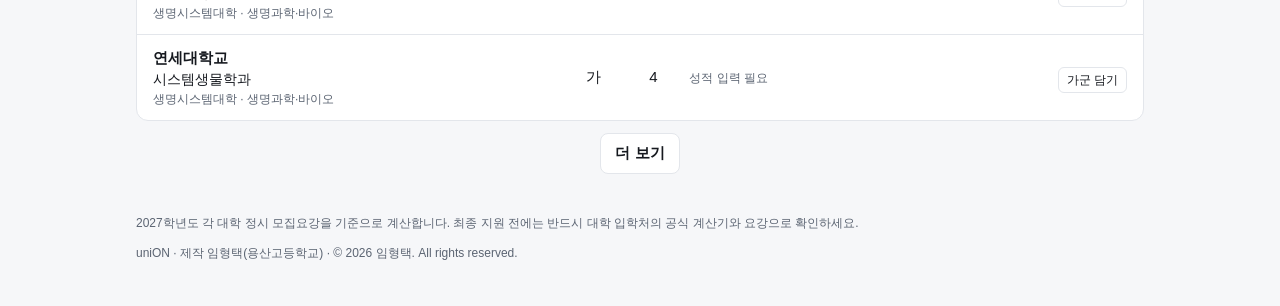
<file: mock.html>
<!doctype html>
<html lang="ko">
<head>
<meta charset="utf-8">
<meta name="viewport" content="width=device-width, initial-scale=1">
<title>uniON · 1·2학년 모의지원</title>
<link rel="stylesheet" href="style.css">
</head>
<body data-mode="mock">
<header class="top">
  <div class="wrap top-in">
    <a class="brand" href="index.html" aria-label="uniON 처음 화면">uni<b>ON</b></a>
    <nav class="tabs" aria-label="메뉴">
      <a href="jungsi.html">2027 정시 환산</a>
      <a href="mock.html" aria-current="page">1·2학년 모의지원</a>
    </nav>
    <button id="toggleScores" class="btn ghost" type="button" aria-expanded="true">성적</button>
  </div>
</header>

<main class="wrap">
  <section id="scorePanel" class="card" aria-label="모의고사 성적 입력">
    <div class="card-head">
      <h2>내 모의고사(학평) 성적</h2>
      <span class="hint">학평 백분위를 넣으면 N수생이 들어오는 수능 기준으로 보정합니다. 보정은 백분위로 하며, 백분위가 없을 때만 표준점수로 대신 추정합니다. 입력값은 이 브라우저에만 저장됩니다.</span>
    </div>
    <form id="scoreForm" autocomplete="off">
      <p class="hint form-note">2028학년도 수능(2022 개정 교육과정) 기준: 국어·수학은 공통, 탐구는 통합사회·통합과학 두 과목입니다.</p>
      <div class="grid">
        <fieldset class="area small">
          <legend>학년</legend>
          <label class="wide">학년<select name="year"><option>고2</option><option>고1</option></select></label>
        </fieldset>
        <fieldset class="area three3">
          <legend>국어</legend>
          <label>표준점수<input name="korean.std" type="number" inputmode="numeric" min="0" max="200"></label>
          <label>백분위<input name="korean.pct" type="number" inputmode="numeric" min="0" max="100"></label>
          <label>등급<input name="korean.grade" type="number" inputmode="numeric" min="1" max="9"></label>
        </fieldset>
        <fieldset class="area three3">
          <legend>수학</legend>
          <label>표준점수<input name="math.std" type="number" inputmode="numeric" min="0" max="200"></label>
          <label>백분위<input name="math.pct" type="number" inputmode="numeric" min="0" max="100"></label>
          <label>등급<input name="math.grade" type="number" inputmode="numeric" min="1" max="9"></label>
        </fieldset>
        <fieldset class="area small">
          <legend>영어 · 한국사</legend>
          <label>영어 등급<input name="english.grade" type="number" inputmode="numeric" min="1" max="9"></label>
          <label>한국사 등급<input name="history.grade" type="number" inputmode="numeric" min="1" max="9"></label>
        </fieldset>
        <fieldset class="area three3">
          <legend>통합사회</legend>
          <label>표준점수<input name="soc.std" type="number" inputmode="numeric" min="0" max="100"></label>
          <label>백분위<input name="soc.pct" type="number" inputmode="numeric" min="0" max="100"></label>
          <label>등급<input name="soc.grade" type="number" inputmode="numeric" min="1" max="9"></label>
        </fieldset>
        <fieldset class="area three3">
          <legend>통합과학</legend>
          <label>표준점수<input name="sci.std" type="number" inputmode="numeric" min="0" max="100"></label>
          <label>백분위<input name="sci.pct" type="number" inputmode="numeric" min="0" max="100"></label>
          <label>등급<input name="sci.grade" type="number" inputmode="numeric" min="1" max="9"></label>
        </fieldset>
      </div>
      <div class="form-foot">
        <button type="button" id="clearScores" class="btn ghost">지우기</button>
        <button type="submit" class="btn primary">보정하고 환산하기</button>
      </div>
    </form>
  </section>

  <section id="projection" class="card" aria-label="보정 결과" hidden>
    <div class="card-head">
      <h2>예상 수능 성적</h2>
      <span class="hint">학평 백분위를 수능 기준으로 보정한 값입니다. 아래 환산과 판정은 이 성적으로 계산합니다.</span>
    </div>
    <div class="table-wrap">
      <table class="proj">
        <thead><tr><th>영역</th><th>학평<br>표준점수</th><th>학평<br>백분위</th><th>수능 예상<br>백분위</th><th>예상<br>표준점수</th><th>예상<br>등급</th></tr></thead>
        <tbody></tbody>
      </table>
    </div>
    <p class="hint proj-note">학평 백분위가 "약"으로 표시된 칸은 백분위를 넣지 않아 표준점수로 추정한 값입니다. 성적표의 백분위를 넣으면 더 정확합니다.</p>
    <details class="why">
      <summary>보정은 어떻게 하나요?</summary>
      <p>학평은 재학생만 보는 시험이지만, 수능에는 졸업생(N수생)과 검정고시생이 전체 응시자의 약 3분의 1 들어옵니다. 평가원의 2023~2026학년도 수능 분석을 보면 졸업생은 재학생보다 평균이 높고, 2~5등급에 특히 많이 몰려 있습니다. 최상위권은 N수생 비율이 더 높아져, 정시 합격자 중 N수생·검정고시 비율이 의대 약 83%, 고려대 약 70%, 서강대 약 62%입니다.</p>
      <p>그래서 같은 실력이라도 수능에서는 백분위가 내려가고, 중위권(3~5등급)이 가장 많이 내려갑니다. 보정값은 평가원이 발표한 재학생·졸업생별 등급 분포에 맞춘 것으로, 예를 들어 재학생 기준 상위 18%(3등급 끝)는 수능 전체에서는 약 상위 24%가 됩니다.</p>
      <p>또 학평을 본 고3 중 약 5%(2026학년도 3월 학평 351,414명 → 수능 재학생 333,102명)는 수능을 보지 않는데, 주로 하위권이라 그만큼 학평 백분위를 먼저 낮춰 잡습니다.</p>
      <p>2028학년도 수능부터는 선택과목이 없어 국어·수학·통합사회·통합과학 모두 같은 기준으로 보정합니다. 영어·한국사는 절대평가라 등급을 그대로 씁니다.</p>
      <p>대학별 반영 비율은 아직 2028학년도 요강이 나오지 않아 2027학년도 기준으로 계산하며, 2027학년도의 선택과목 조건(미적분·과학탐구 지정 등)과 선택과목 가산점은 적용하지 않습니다.</p>
    </details>
  </section>

  <p id="notice" class="notice"></p>

  <section class="card search" aria-label="검색과 필터">
    <input id="q" type="search" placeholder="대학명 또는 학과명으로 검색 (예: 연세대학교, 컴퓨터, 간호)" aria-label="검색어">
    <div class="filters">
      <div class="chips" role="group" aria-label="모집군">
        <button type="button" class="chip" data-gun="가">가군</button>
        <button type="button" class="chip" data-gun="나">나군</button>
        <button type="button" class="chip" data-gun="다">다군</button>
        <button type="button" class="chip" data-gun="군외">군외</button>
      </div>
      <select id="fGroup" aria-label="대학 그룹"><option value="">전체 대학</option></select>
      <select id="fCatGroup" aria-label="계열"><option value="">전체 계열</option></select>
      <select id="fCat" aria-label="중분류"><option value="">전체 학과</option></select>
      <select id="fSort" aria-label="정렬">
        <option value="univ">대학 순</option>
        <option value="verdict">판정 좋은 순</option>
        <option value="ratio">만점 대비 비율 높은 순</option>
        <option value="quota">모집인원 많은 순</option>
      </select>
    </div>
    <div class="chips tiers" role="group" aria-label="판정">
      <button type="button" class="chip tchip" data-tier="안정">안정</button>
      <button type="button" class="chip tchip" data-tier="적정">적정</button>
      <button type="button" class="chip tchip" data-tier="소신">소신</button>
      <button type="button" class="chip tchip" data-tier="위험">위험</button>
      <button type="button" class="chip tchip" data-tier="무모">무모</button>
      <button type="button" class="chip tchip" data-tier="불가">불가</button>
    </div>
    <div class="toggles">
      <label class="switch"><input type="checkbox" id="fEligible" checked><span>지원 가능만 보기</span></label>
      <label class="switch"><input type="checkbox" id="fSpecial"><span>특별전형 포함</span></label>
    </div>
  </section>

  <section class="card mock" aria-label="모의지원">
    <div class="card-head">
      <h2>모의지원</h2>
      <span class="hint">군마다 하나씩 담아 비교합니다. 이 브라우저에만 저장되고 다른 학생에게는 보이지 않습니다.</span>
    </div>
    <div id="picks" class="slots"></div>
  </section>

  <details class="card legend" id="legend">
    <summary>판정 단계 안내</summary>
    <p class="hint">지난 입시(2023~2026학년도) 배치표 합격선에 걸친 학생의 점수를 각 대학의 환산 방식(백분위·표준점수, 탐구 반영 과목 수, 영어·한국사, 가산점)으로 계산해 내 환산점수와 비교한 단계입니다. 합격선 학생과 같으면 '적정'입니다.</p>
    <dl class="tiers-legend">
      <div><dt><span class="tier t1">안정</span></dt><dd>점수가 넉넉한 자리. 여기서 떨어지면 정말 운이 없었던 것이다.</dd></div>
      <div><dt><span class="tier t2">적정</span></dt><dd>딱 맞는 자리. 크게 남지도 모자라지도 않는다. 다만 적정은 안정이 아니다. 방심은 금물.</dd></div>
      <div><dt><span class="tier t3">소신</span></dt><dd>소신으로 쓰는 자리. 붙을 수도 있지만, 떨어질 수 있다는 것도 받아들이고 써야 한다.</dd></div>
      <div><dt><span class="tier t4">위험</span></dt><dd>떨어질 가능성이 더 크다. 쓴다면 떨어진다고 생각하고 쓰자.</dd></div>
      <div><dt><span class="tier t5">무모</span></dt><dd>붙으면 그해 원서를 제일 잘 쓴 사람. 쓰려면 다른 두 군을 단단히 받쳐 두자.</dd></div>
      <div><dt><span class="tier t6">불가</span></dt><dd>합격하는 경우가 손에 꼽힌다. 마음은 알지만 원서 한 장이 아깝다.</dd></div>
    </dl>
    <p class="hint">판정은 참고용이며, 그해 경쟁률·모집인원 변화는 반영하지 않습니다.</p>
  </details>

  <div class="result-head">
    <span id="count"></span>
  </div>
  <ol id="results" class="results"></ol>
  <button id="more" class="btn ghost more" type="button" hidden>더 보기</button>
</main>

<footer class="wrap foot">
  <p>2027학년도 각 대학 정시 모집요강을 기준으로 계산합니다. 최종 지원 전에는 반드시 대학 입학처의 공식 계산기와 요강으로 확인하세요.</p>
  <p class="copy">uniON · 제작 임형택(용산고등학교) · © 2026 임형택. All rights reserved.</p>
</footer>

<script src="data.js"></script>
<script src="engine.js"></script>
<script src="correction.js"></script>
<script src="app.js"></script>
</body>
</html>
</file>
<file: style.css>
[hidden] { display: none !important; }
:root {
  --bg: #f6f7f9;
  --card: #ffffff;
  --ink: #16191f;
  --sub: #5b6472;
  --line: #e3e6eb;
  --accent: #2456d6;
  --accent-soft: #e8eefc;
  --warn: #9a5b00;
  --warn-soft: #fff4e0;
  --bad: #b42318;
  --bar: #2456d6;
  --radius: 12px;
}
@media (prefers-color-scheme: dark) {
  :root {
    --bg: #0f1115; --card: #171a21; --ink: #e8eaee; --sub: #9aa3b2; --line: #2a2f3a;
    --accent: #7aa2ff; --accent-soft: #1c2640; --warn: #f0b458; --warn-soft: #2b2316; --bad: #ff8a80; --bar: #7aa2ff;
  }
}
* { box-sizing: border-box; }
html { -webkit-text-size-adjust: 100%; }
body {
  margin: 0; background: var(--bg); color: var(--ink);
  font: 15px/1.5 -apple-system, BlinkMacSystemFont, "Apple SD Gothic Neo", "Pretendard", "Noto Sans KR", "Malgun Gothic", sans-serif;
}
.wrap { max-width: 1040px; margin: 0 auto; padding: 0 16px; }
h1, h2 { margin: 0; }

.top { position: sticky; top: 0; z-index: 5; background: var(--card); border-bottom: 1px solid var(--line); }
.top-in { display: flex; align-items: center; justify-content: space-between; height: 56px; }
.top h1 { font-size: 20px; letter-spacing: -0.02em; }
.top h1 small { font-size: 13px; font-weight: 500; color: var(--sub); margin-left: 6px; }

.card { background: var(--card); border: 1px solid var(--line); border-radius: var(--radius); padding: 16px; margin-top: 16px; }
.card-head { display: flex; flex-wrap: wrap; align-items: baseline; gap: 4px 12px; margin-bottom: 12px; }
.card-head h2 { font-size: 16px; }
.hint { color: var(--sub); font-size: 13px; }

.grid { display: grid; grid-template-columns: repeat(auto-fill, minmax(280px, 1fr)); gap: 12px; }
fieldset.area { border: 1px solid var(--line); border-radius: 10px; margin: 0; padding: 10px 12px 12px; display: grid; grid-template-columns: repeat(4, 1fr); gap: 8px; min-width: 0; }
fieldset.area.small { grid-template-columns: repeat(2, 1fr); }
fieldset.area legend { font-weight: 600; font-size: 14px; padding: 0 4px; }
fieldset.area label { display: flex; flex-direction: column; gap: 4px; font-size: 12px; color: var(--sub); min-width: 0; }
fieldset.area label.wide { grid-column: 1 / -1; }
input, select {
  font: inherit; color: var(--ink); background: var(--card); border: 1px solid var(--line); border-radius: 8px;
  padding: 7px 8px; width: 100%; min-width: 0;
}
input:focus, select:focus { outline: 2px solid var(--accent); outline-offset: -1px; border-color: transparent; }
.form-foot { display: flex; justify-content: flex-end; gap: 8px; margin-top: 12px; }

.btn { font: inherit; font-weight: 600; border-radius: 8px; padding: 8px 14px; cursor: pointer; border: 1px solid var(--line); background: var(--card); color: var(--ink); }
.btn.primary { background: var(--accent); border-color: var(--accent); color: #fff; }
.btn.ghost:hover { background: var(--accent-soft); }

.notice { margin: 12px 0 0; padding: 10px 12px; border-radius: 10px; background: var(--warn-soft); color: var(--warn); font-size: 13px; }
.notice:empty { display: none; }

.search input[type="search"] { font-size: 16px; padding: 10px 12px; }
.filters { display: flex; flex-wrap: wrap; gap: 8px; margin-top: 10px; }
.filters select { width: auto; flex: 1 1 140px; }
.chips { display: flex; gap: 6px; flex-wrap: wrap; }
.chip { font: inherit; font-size: 14px; border: 1px solid var(--line); background: var(--card); color: var(--ink); border-radius: 999px; padding: 6px 12px; cursor: pointer; }
.chip[aria-pressed="true"] { background: var(--accent); border-color: var(--accent); color: #fff; }
.toggles { display: flex; flex-wrap: wrap; gap: 16px; margin-top: 10px; }
.switch { display: inline-flex; align-items: center; gap: 6px; font-size: 14px; cursor: pointer; }
.switch input { width: 18px; height: 18px; accent-color: var(--accent); }

.result-head { margin: 16px 2px 8px; color: var(--sub); font-size: 13px; }
.results { list-style: none; margin: 0; padding: 0; background: var(--card); border: 1px solid var(--line); border-radius: var(--radius); overflow: hidden; }
.results:empty { display: none; }
.row { display: grid; grid-template-columns: minmax(0, 2.2fr) 48px 48px minmax(0, 1.5fr) 150px; gap: 12px; align-items: center; padding: 12px 16px; border-top: 1px solid var(--line); }
.row:first-child { border-top: 0; }
.row.head { font-size: 12px; color: var(--sub); background: var(--bg); padding-top: 8px; padding-bottom: 8px; }
.u-name { font-weight: 600; }
.u-unit { font-size: 14px; }
.u-col { font-size: 12px; color: var(--sub); }
.gun, .quota { font-variant-numeric: tabular-nums; text-align: center; }
.score { font-variant-numeric: tabular-nums; }
.score b { font-size: 16px; }
.score .of { color: var(--sub); font-size: 12px; }
.bar { height: 6px; background: var(--line); border-radius: 3px; margin-top: 4px; overflow: hidden; }
.bar i { display: block; height: 100%; background: var(--bar); }
.tag { display: inline-block; font-size: 11px; border-radius: 4px; padding: 1px 5px; margin: 2px 4px 0 0; background: var(--accent-soft); color: var(--accent); }
.tag.warn { background: var(--warn-soft); color: var(--warn); }
.tag.bad { background: transparent; color: var(--bad); border: 1px solid currentColor; }
.verdict { font-size: 12px; color: var(--sub); text-align: right; }
.empty { padding: 24px; text-align: center; color: var(--sub); }
.more { display: block; margin: 12px auto; }
.foot { color: var(--sub); font-size: 12px; padding-top: 16px; padding-bottom: 32px; }

@media (max-width: 720px) {
  .row { grid-template-columns: 1fr auto; grid-template-areas: "name score" "meta score" "verdict verdict"; gap: 4px 12px; }
  .row.head { display: none; }
  .row .who { grid-area: name; }
  .row .meta { grid-area: meta; font-size: 12px; color: var(--sub); }
  .row .score { grid-area: score; text-align: right; min-width: 110px; }
  .row .verdict { grid-area: verdict; text-align: left; }
  .row .gun, .row .quota { display: none; }
  fieldset.area { grid-template-columns: repeat(2, 1fr); }
}
@media (min-width: 721px) { .row .meta { display: none; } }

.chips.tiers { margin-top: 10px; }
.tier { display: inline-block; white-space: nowrap; font-size: 13px; font-weight: 700; border-radius: 6px; padding: 2px 8px; color: #fff; }
.tier.t1 { background: #1a7f4b; } .tier.t2 { background: #2f9e5c; } .tier.t3 { background: #2456d6; }
.tier.t4 { background: #c27c0e; } .tier.t5 { background: #c2410c; } .tier.t6 { background: #7a1f1f; }
.tier.t7 { background: transparent; color: var(--bad); border: 1px solid currentColor; }
.verdict .of { color: var(--sub); font-size: 12px; }

.slots { display: grid; grid-template-columns: repeat(3, minmax(0, 1fr)); gap: 10px; }
.slot { border: 1px solid var(--line); border-radius: 10px; padding: 10px 12px; min-width: 0; }
.slot.empty { border-style: dashed; color: var(--sub); }
.slot-gun { font-size: 12px; font-weight: 700; color: var(--accent); margin-bottom: 2px; }
.slot-foot { display: flex; align-items: center; gap: 8px; margin-top: 6px; flex-wrap: wrap; }
.slot .of { color: var(--sub); font-size: 12px; }
.unpick { margin-left: auto; font: inherit; font-size: 12px; background: none; border: 0; color: var(--sub); cursor: pointer; text-decoration: underline; padding: 0; }
.pick { display: block; margin: 6px 0 0 auto; font: inherit; font-size: 12px; border: 1px solid var(--line); background: var(--card); color: var(--ink); border-radius: 6px; padding: 3px 8px; cursor: pointer; }
.pick.on { background: var(--accent); border-color: var(--accent); color: #fff; }
@media (max-width: 720px) {
  .slots { grid-template-columns: 1fr; }
  .pick { display: inline-block; margin: 0 0 0 8px; }
}

.cut { font-size: 11px; line-height: 1.45; color: var(--sub); margin-top: 4px; font-variant-numeric: tabular-nums; }
.cut b { color: var(--ink); font-weight: 600; }
.cut span { display: block; white-space: nowrap; }
@media (max-width: 720px) { .cut { display: inline; margin-left: 8px; } .cut span { display: inline; margin-right: 8px; } }

.legend summary { font-weight: 700; cursor: pointer; }
.legend .hint { margin: 10px 0 0; }
.tiers-legend { display: grid; grid-template-columns: repeat(auto-fill, minmax(220px, 1fr)); gap: 8px 16px; margin: 12px 0 0; }
.tiers-legend div { display: flex; align-items: center; gap: 8px; }
.tiers-legend dt { flex: 0 0 76px; margin: 0; }
.tiers-legend dd { margin: 0; font-size: 14px; }

/* ---------- 머리글: 브랜드·탭 ---------- */
.top-in { gap: 12px; }
.brand { font-size: 22px; font-weight: 500; letter-spacing: -0.02em; color: var(--ink); text-decoration: none; }
.brand b, .hero-brand b { color: var(--accent); font-weight: 800; }
.tabs { display: flex; gap: 4px; margin-right: auto; margin-left: 12px; }
.tabs a { font-size: 14px; font-weight: 600; color: var(--sub); text-decoration: none; padding: 8px 10px; border-radius: 8px; white-space: nowrap; }
.tabs a:hover { background: var(--accent-soft); color: var(--ink); }
.tabs a[aria-current="page"] { color: var(--accent); background: var(--accent-soft); }
@media (max-width: 560px) {
  .top-in { flex-wrap: wrap; height: auto; padding-top: 10px; padding-bottom: 6px; row-gap: 6px; }
  .tabs { order: 3; width: 100%; margin: 0; }
  .tabs a { flex: 1; text-align: center; }
}

/* ---------- 처음 화면 ---------- */
.hero { padding: 48px 0 24px; text-align: center; }
.hero-brand { font-size: 56px; font-weight: 500; letter-spacing: -0.03em; margin: 0; line-height: 1.1; }
.hero h1 { font-size: 22px; margin-top: 12px; }
.hero-sub { color: var(--sub); margin: 8px auto 0; max-width: 520px; }
.entry { display: grid; grid-template-columns: repeat(2, minmax(0, 1fr)); gap: 16px; margin-top: 16px; }
.entry-card { display: block; background: var(--card); border: 1px solid var(--line); border-radius: var(--radius); padding: 20px; color: var(--ink); text-decoration: none; transition: border-color .15s, transform .15s; }
.entry-card:hover { border-color: var(--accent); transform: translateY(-2px); }
.entry-card h2 { font-size: 20px; margin: 8px 0 6px; }
.entry-card p { color: var(--sub); margin: 0; font-size: 14px; }
.entry-tag { display: inline-block; font-size: 12px; font-weight: 700; color: var(--accent); background: var(--accent-soft); border-radius: 999px; padding: 2px 10px; }
.entry-go { display: inline-block; margin-top: 14px; font-weight: 700; color: var(--accent); }
.about h2 { font-size: 16px; }
.about ul { margin: 10px 0 0; padding-left: 18px; }
.about li { margin: 6px 0; font-size: 14px; }
.foot.credit { text-align: center; }
.foot .maker { font-size: 14px; color: var(--ink); margin-bottom: 4px; }
@media (max-width: 640px) { .entry { grid-template-columns: 1fr; } .hero { padding-top: 32px; } .hero-brand { font-size: 44px; } }

/* ---------- 1·2학년: 보정 결과 ---------- */
fieldset.area.three { grid-template-columns: repeat(2, 1fr); }
.table-wrap { overflow-x: auto; }
table.proj { width: 100%; border-collapse: collapse; font-size: 14px; font-variant-numeric: tabular-nums; }
table.proj th, table.proj td { padding: 8px 10px; border-top: 1px solid var(--line); text-align: right; white-space: nowrap; }
table.proj thead th { color: var(--sub); font-size: 12px; font-weight: 600; border-top: 0; }
table.proj th:first-child, table.proj td:first-child { text-align: left; }
.drop { color: var(--bad); font-size: 12px; }
.why { margin-top: 12px; }
.why summary { cursor: pointer; font-weight: 600; font-size: 14px; }
.why p { font-size: 13px; color: var(--sub); margin: 8px 0 0; }
@media (max-width: 560px) { table.proj { font-size: 13px; } table.proj th, table.proj td { padding: 7px 5px; } table.proj .drop { display: block; } }
.foot .copy { margin-top: 6px; font-size: 12px; color: var(--sub); }
.form-note { margin: 0 0 12px; }
fieldset.area.three3 { grid-template-columns: repeat(3, 1fr); }
.est { color: var(--warn); }
.proj-note { margin: 8px 0 0; }
.tag.camp { background: var(--warn-soft); color: var(--warn); font-weight: 700; vertical-align: 2px; }
.slot-cut { margin-top: 6px; } .slot-cut span { display: inline; margin-right: 8px; }
.legend-home h2 { font-size: 16px; }
.legend-home .hint { display: block; margin: 8px 0 0; }
.tiers-legend div:last-child { grid-column: 1 / -1; }
.tiers-legend { grid-template-columns: 1fr; gap: 10px; }
.tiers-legend div:last-child { grid-column: auto; }
.tiers-legend dd { line-height: 1.5; }

/* ---------- 사용법 ---------- */
.guide h1 { font-size: 24px; margin-top: 24px; }
.guide h2 { font-size: 16px; }
.guide ul, .guide ol { margin: 10px 0 0; padding-left: 20px; }
.guide li { margin: 6px 0; font-size: 14px; line-height: 1.6; }
.guide code { background: var(--bg); border: 1px solid var(--line); border-radius: 4px; padding: 0 4px; font-size: 13px; }
.guide a, .about a { color: var(--accent); }
@media (max-width: 560px) { .tabs a { padding: 8px 4px; font-size: 13px; } }
.stats { display: grid; grid-template-columns: repeat(4, minmax(0, 1fr)); gap: 10px; margin-top: 8px; }
.stats div { background: var(--card); border: 1px solid var(--line); border-radius: var(--radius); padding: 12px 8px; text-align: center; }
.stats b { display: block; font-size: 24px; color: var(--accent); font-variant-numeric: tabular-nums; letter-spacing: -0.02em; }
.stats span { font-size: 12px; color: var(--sub); }
@media (max-width: 560px) { .stats { grid-template-columns: repeat(2, minmax(0, 1fr)); } }
</file>
